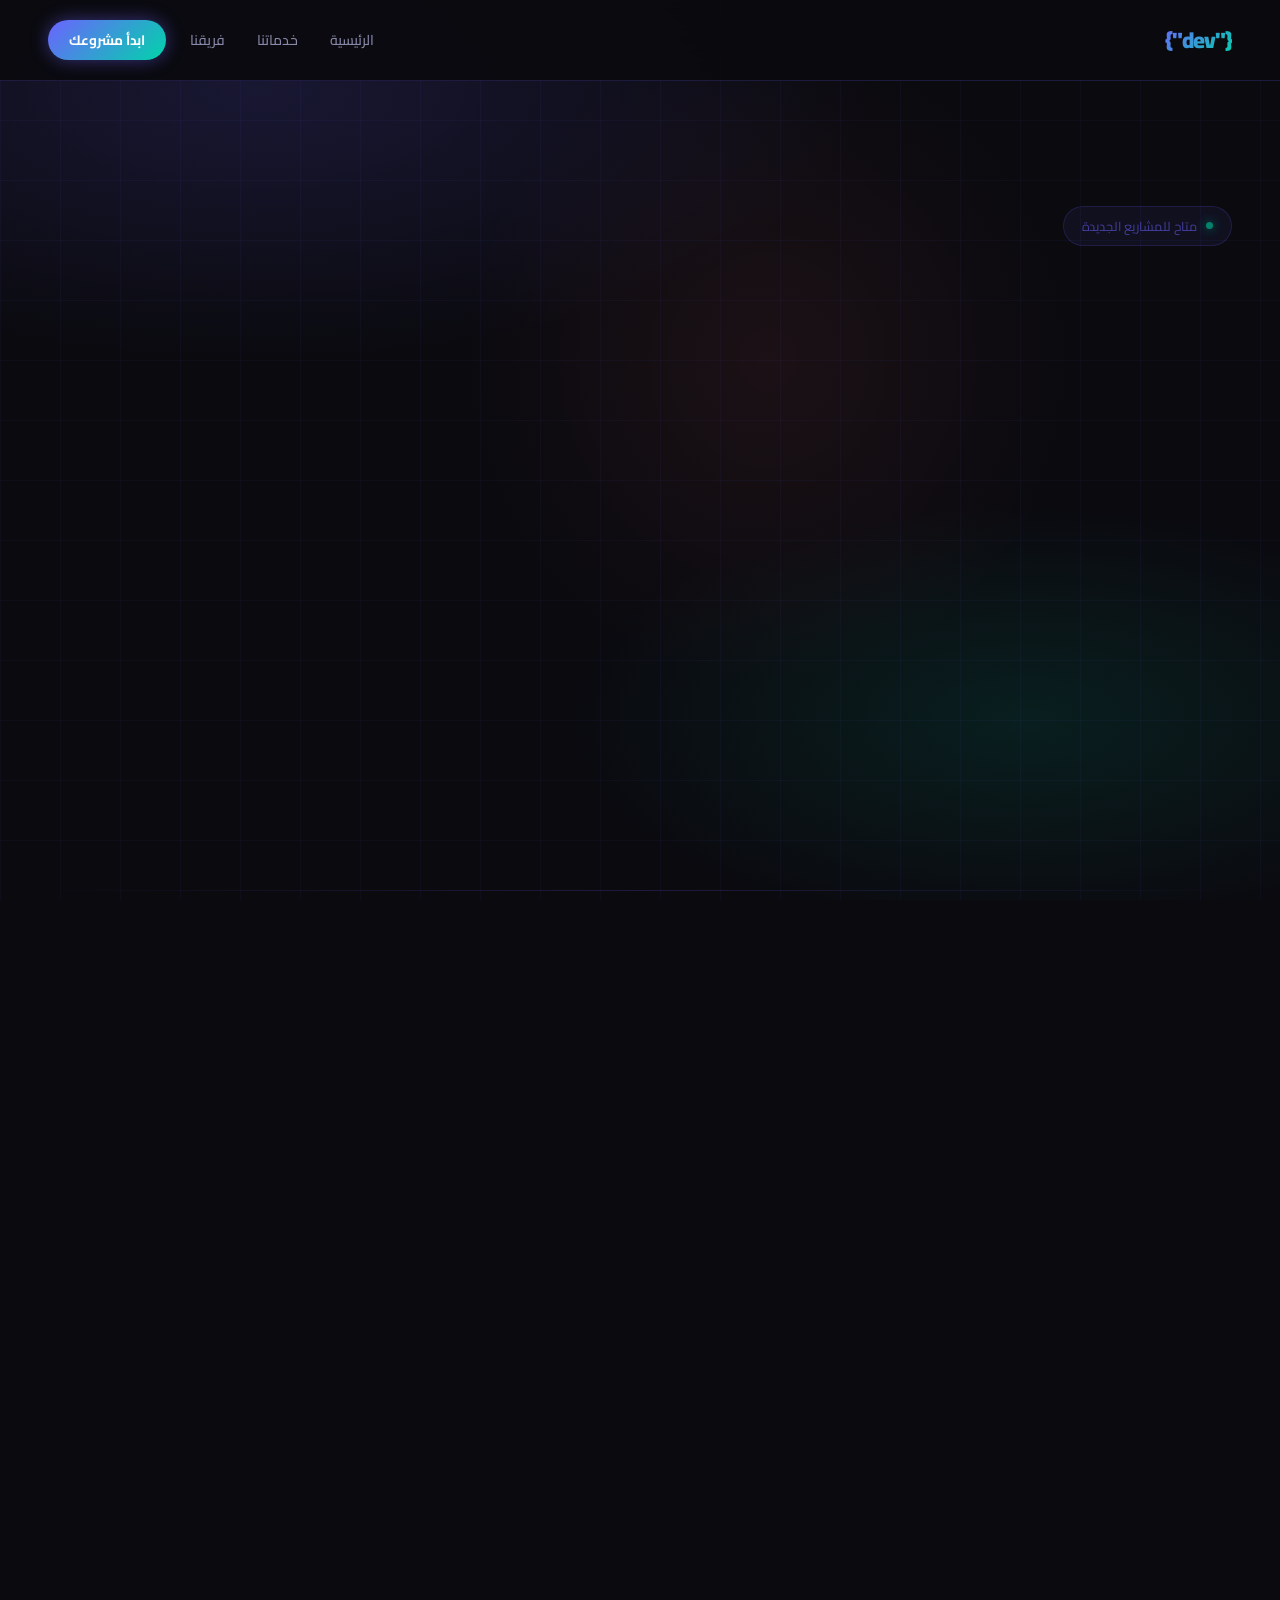
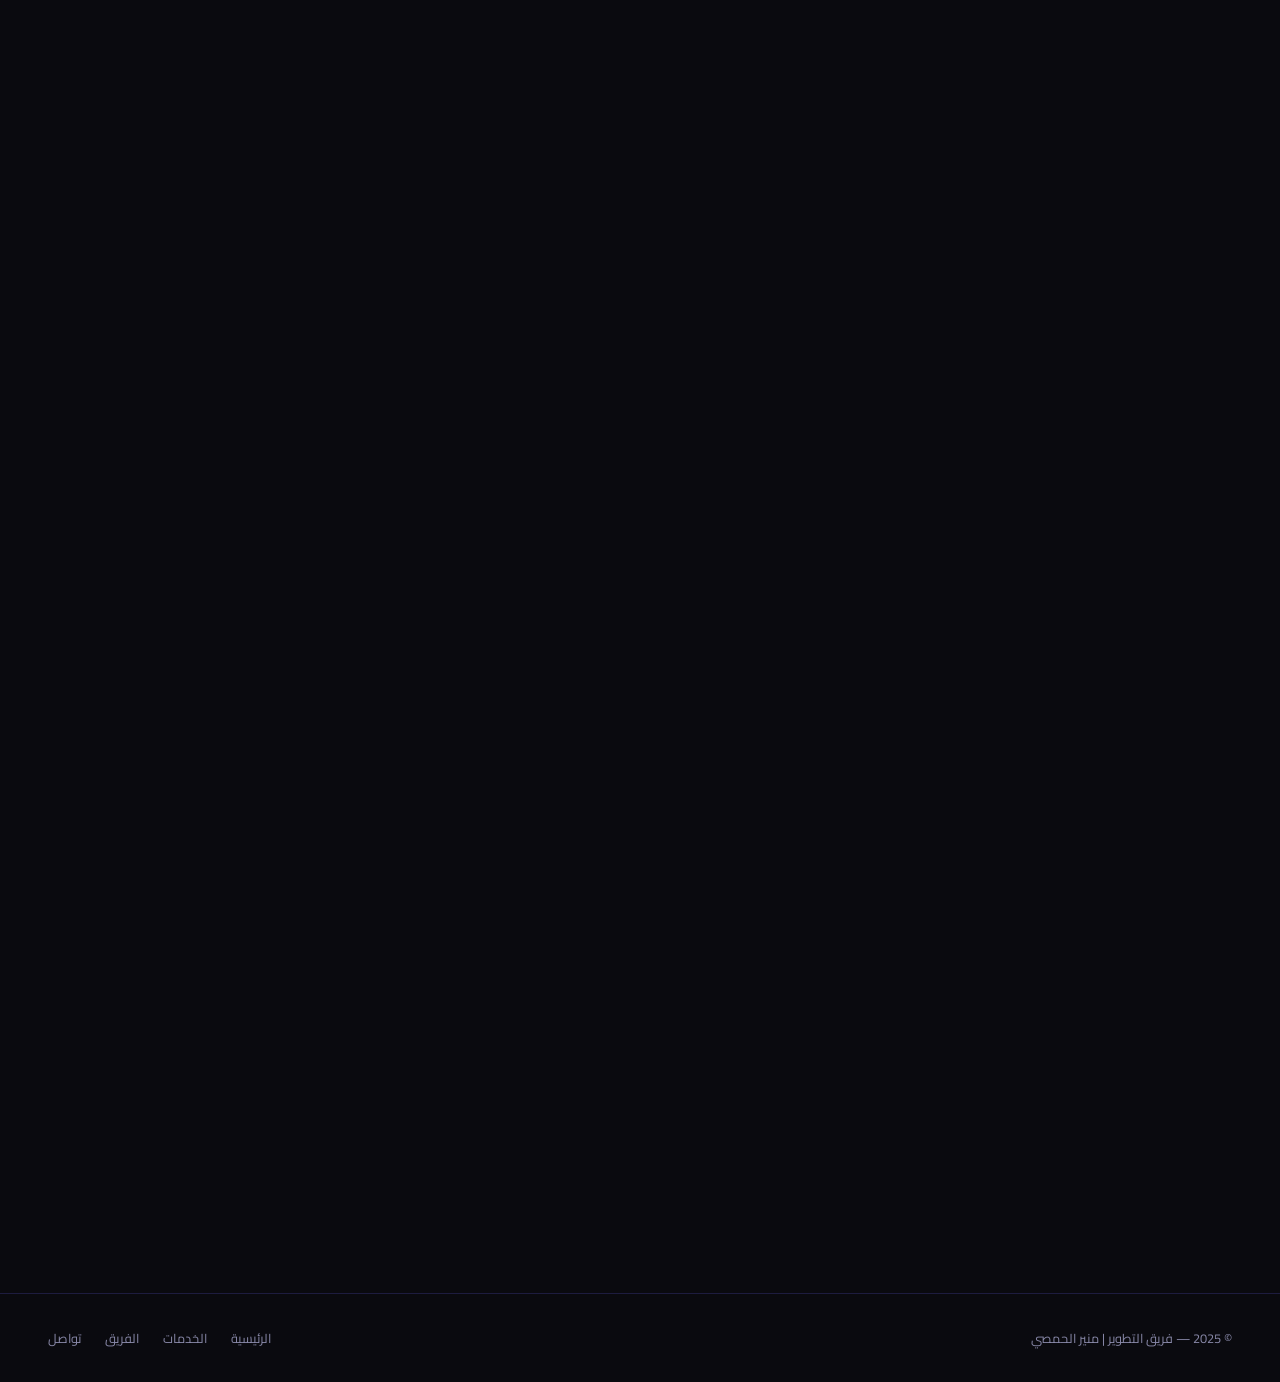
<file: index.html>
<!DOCTYPE html>
<html>
<head>
    <meta charset="UTF-8">
    <meta http-equiv="refresh" content="0; URL=Portfolio.html">
</head>
<body>
</body>
<!DOCTYPE html>
<html>
<head>
    <meta charset="UTF-8">
    <meta http-equiv="refresh" content="0; URL=Portfolio.html">
</head>
<body>
</body>
</html>
</file>
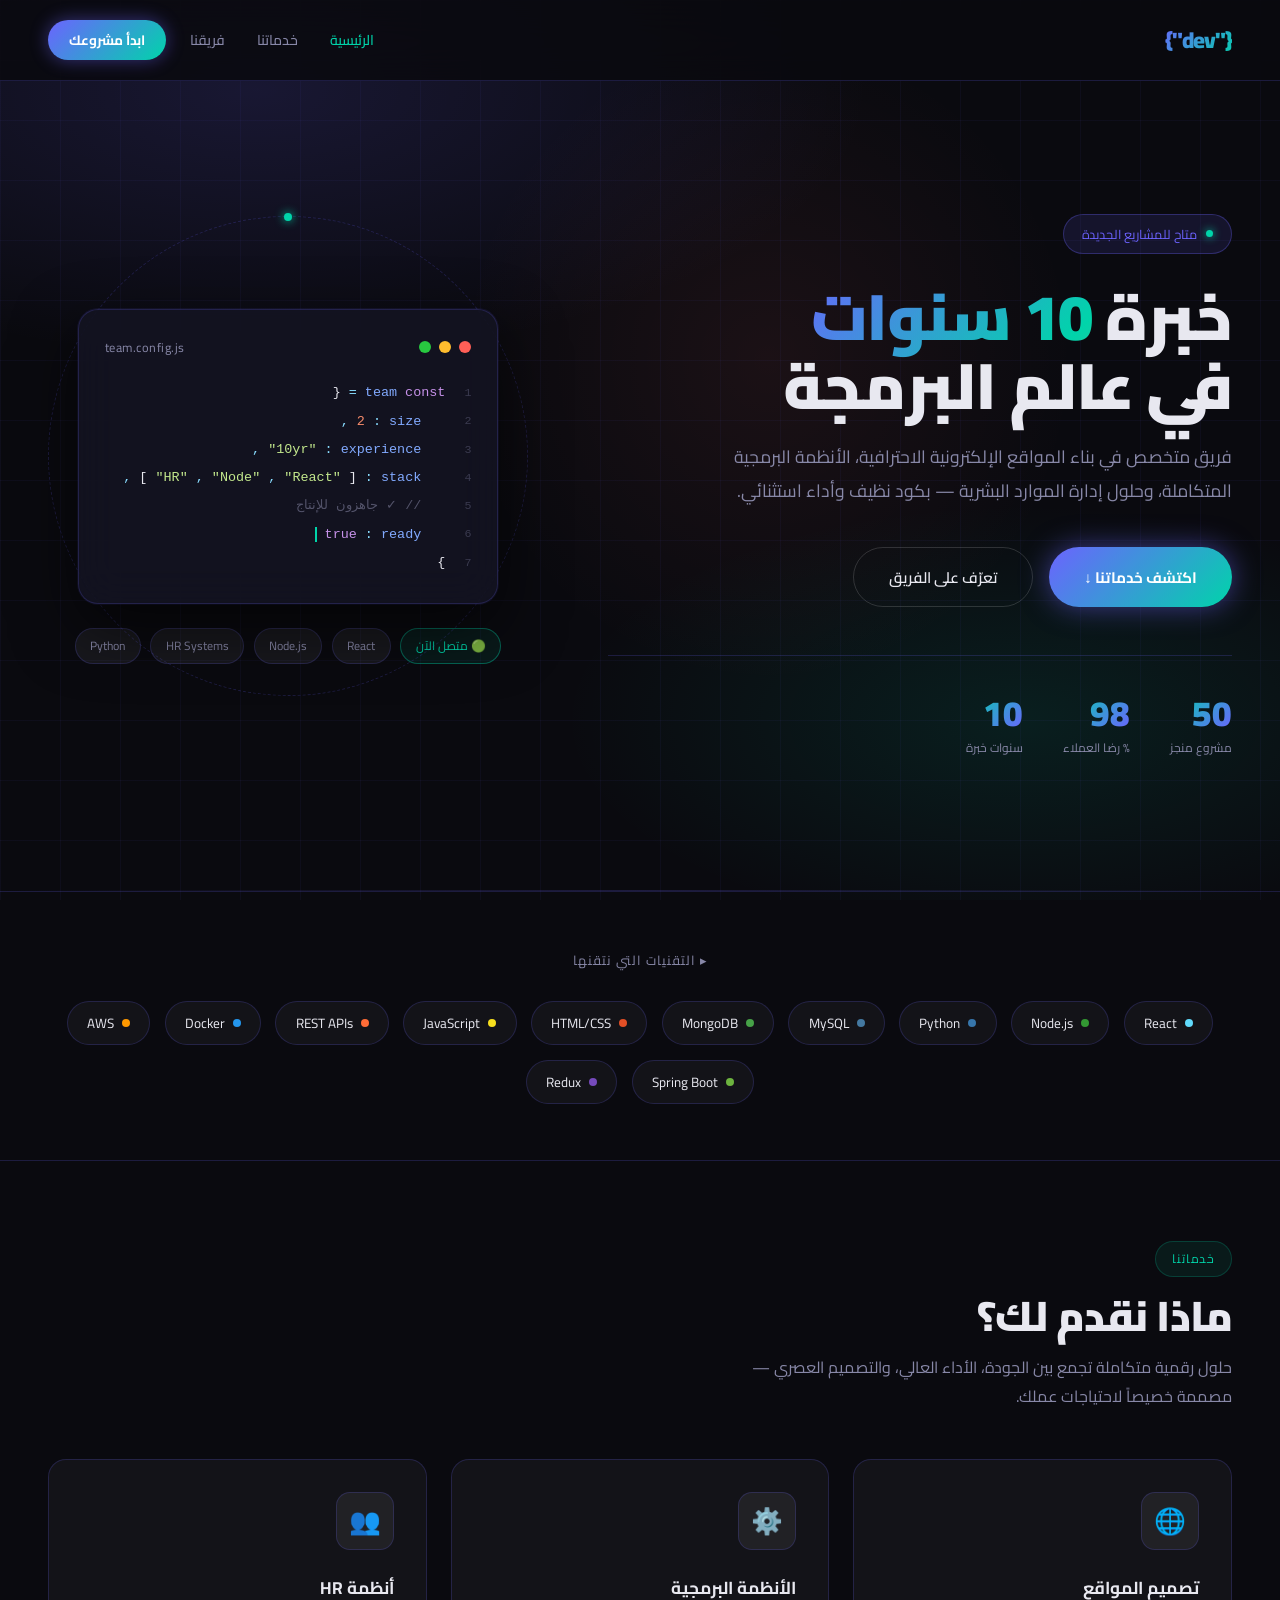
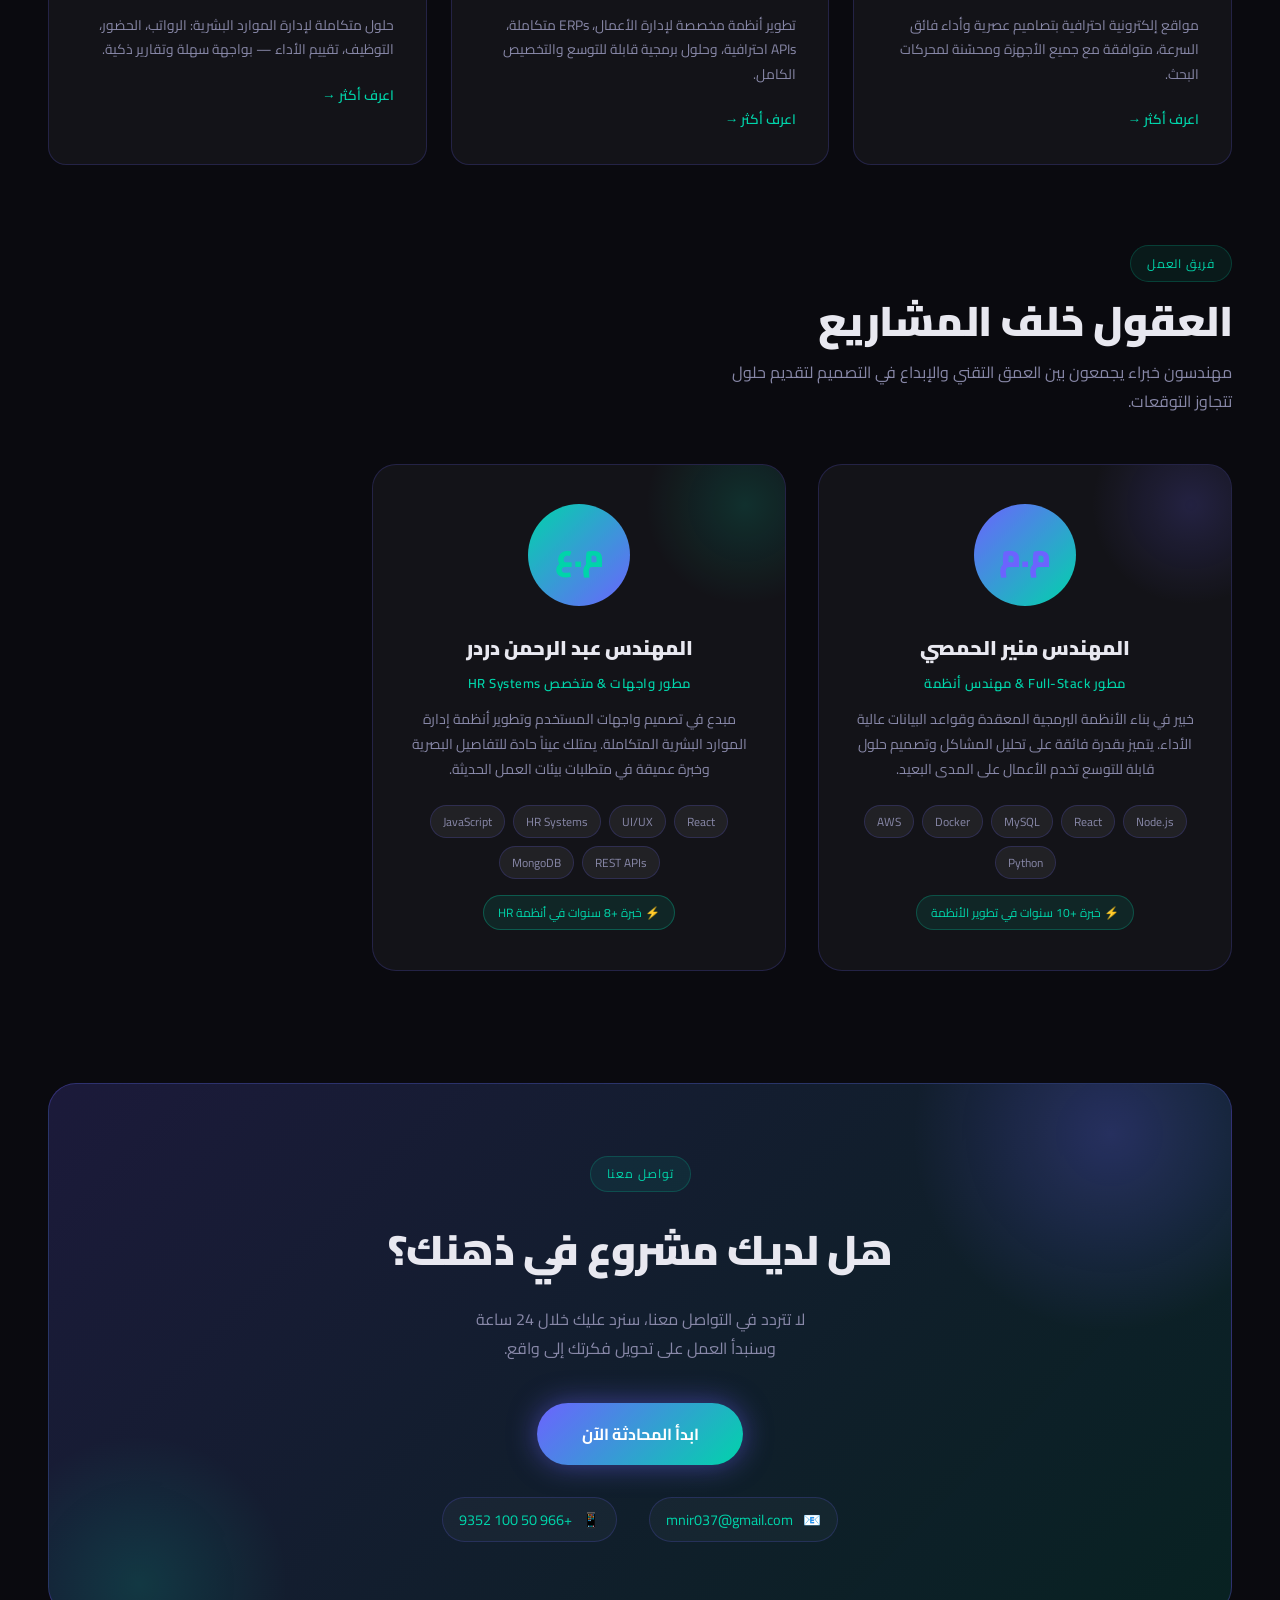
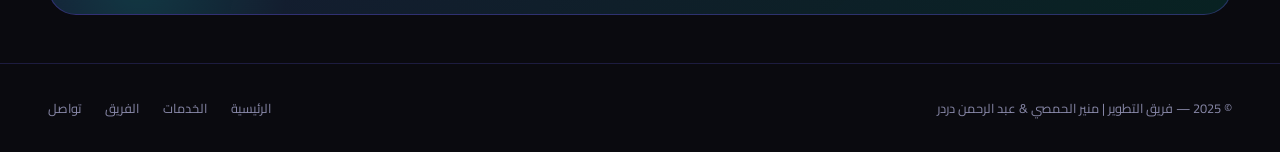
<file: Portfolio .html>
<!DOCTYPE html>
<html lang="ar" dir="rtl">
<head>
<meta charset="UTF-8">
<meta name="viewport" content="width=device-width, initial-scale=1.0">
<title>فريق التطوير - برمجيات وأنظمة HR</title>
<link href="https://fonts.googleapis.com/css2?family=Cairo:wght@300;400;600;700;900&display=swap" rel="stylesheet">
<style>
*{margin:0;padding:0;box-sizing:border-box;scroll-behavior:smooth}
:root{
  --accent:#6c63ff;
  --accent2:#00d4aa;
  --accent3:#ff6b6b;
  --text:#e8e8f0;
  --muted:#8888a8;
  --border:rgba(108,99,255,0.2);
  --card:rgba(255,255,255,0.04);
}
html{scroll-behavior:smooth}
body{
  background:#0a0a0f;
  color:var(--text);
  font-family:'Cairo',sans-serif;
  direction:rtl;
  overflow-x:hidden;
}

/* ───── BG ───── */
.bg-mesh{
  position:fixed;inset:0;z-index:0;
  background:
    radial-gradient(ellipse 80% 50% at 20% 10%,rgba(108,99,255,.15) 0%,transparent 60%),
    radial-gradient(ellipse 60% 40% at 80% 80%,rgba(0,212,170,.1) 0%,transparent 60%),
    radial-gradient(ellipse 40% 60% at 60% 40%,rgba(255,107,107,.07) 0%,transparent 60%),
    #0a0a0f;
}
.grid-lines{
  position:fixed;inset:0;z-index:0;
  background-image:
    linear-gradient(rgba(108,99,255,.05) 1px,transparent 1px),
    linear-gradient(90deg,rgba(108,99,255,.05) 1px,transparent 1px);
  background-size:60px 60px;
}
/* Animated particles */
.particles{position:fixed;inset:0;z-index:0;overflow:hidden;pointer-events:none}
.particle{
  position:absolute;border-radius:50%;
  animation:drift linear infinite;
  opacity:0;
}
.content{position:relative;z-index:1}

/* ───── NAV ───── */
nav{
  display:flex;align-items:center;justify-content:space-between;
  padding:1.2rem 3rem;
  border-bottom:1px solid var(--border);
  backdrop-filter:blur(24px);
  position:sticky;top:0;z-index:200;
  background:rgba(10,10,15,.85);
  transition:padding .3s;
}
.logo{
  font-size:1.4rem;font-weight:900;
  background:linear-gradient(135deg,var(--accent),var(--accent2));
  -webkit-background-clip:text;-webkit-text-fill-color:transparent;
  letter-spacing:-1px;text-decoration:none;
}
.nav-links{display:flex;gap:0;list-style:none;align-items:center}
.nav-links li a{
  color:var(--muted);text-decoration:none;font-size:.88rem;font-weight:500;
  padding:.5rem 1rem;border-radius:8px;
  transition:color .25s,background .25s;display:block;
}
.nav-links li a:hover{color:var(--text);background:rgba(255,255,255,.05)}
.nav-links li a.active-link{color:var(--accent2)}
.nav-cta{
  margin-right:.5rem;
  background:linear-gradient(135deg,var(--accent),var(--accent2))!important;
  color:#fff!important;padding:.45rem 1.3rem!important;border-radius:50px!important;
  font-weight:700!important;font-size:.85rem!important;
  box-shadow:0 0 18px rgba(108,99,255,.45);
  transition:transform .2s,box-shadow .2s!important;
}
.nav-cta:hover{transform:translateY(-2px);box-shadow:0 6px 28px rgba(108,99,255,.7)!important;background:rgba(0,0,0,0)!important}

/* ───── HERO ───── */
.hero{
  min-height:90vh;display:flex;align-items:center;
  padding:5rem 3rem;gap:5rem;
  position:relative;
}
.hero::after{
  content:'';position:absolute;
  bottom:0;left:0;right:0;height:1px;
  background:linear-gradient(90deg,transparent,var(--border),transparent);
}
.hero-text{flex:1.3}
.badge{
  display:inline-flex;align-items:center;gap:.6rem;
  background:rgba(108,99,255,.12);border:1px solid rgba(108,99,255,.3);
  padding:.45rem 1.1rem;border-radius:50px;font-size:.8rem;color:var(--accent);
  margin-bottom:1.8rem;
  opacity:0;animation:slideDown .7s cubic-bezier(.22,1,.36,1) .1s forwards;
}
.live-dot{
  width:7px;height:7px;border-radius:50%;background:var(--accent2);
  box-shadow:0 0 8px var(--accent2);
  animation:livepulse 1.8s ease infinite;
}
h1{
  font-size:4rem;font-weight:900;line-height:1.08;
  margin-bottom:1.2rem;letter-spacing:-1px;
  opacity:0;animation:slideUp .8s cubic-bezier(.22,1,.36,1) .25s forwards;
}
.grad{
  background:linear-gradient(135deg,var(--accent) 0%,var(--accent2) 50%,var(--accent3) 100%);
  -webkit-background-clip:text;-webkit-text-fill-color:transparent;
  background-size:200%;
  animation:gradShift 4s ease infinite;
}
.hero-sub{
  font-size:1.1rem;color:var(--muted);line-height:1.9;
  margin-bottom:2.5rem;max-width:520px;
  opacity:0;animation:slideUp .8s cubic-bezier(.22,1,.36,1) .4s forwards;
}
.hero-btns{
  display:flex;gap:1rem;flex-wrap:wrap;
  opacity:0;animation:slideUp .8s cubic-bezier(.22,1,.36,1) .55s forwards;
}
.btn-p{
  background:linear-gradient(135deg,var(--accent),var(--accent2));
  color:#fff;padding:.9rem 2.2rem;border-radius:50px;
  font-size:.95rem;font-weight:700;cursor:pointer;border:none;
  box-shadow:0 0 28px rgba(108,99,255,.5);
  transition:transform .2s,box-shadow .2s;
  font-family:'Cairo',sans-serif;position:relative;overflow:hidden;
}
.btn-p::after{
  content:'';position:absolute;inset:0;
  background:linear-gradient(135deg,rgba(255,255,255,.15),transparent);
  opacity:0;transition:opacity .3s;
}
.btn-p:hover{transform:translateY(-3px);box-shadow:0 10px 40px rgba(108,99,255,.7)}
.btn-p:hover::after{opacity:1}
.btn-o{
  background:transparent;
  border:1px solid rgba(255,255,255,.15);
  color:var(--text);padding:.9rem 2.2rem;border-radius:50px;
  font-size:.95rem;font-weight:600;cursor:pointer;
  transition:border-color .3s,background .3s,transform .2s;
  font-family:'Cairo',sans-serif;
}
.btn-o:hover{border-color:var(--accent2);background:rgba(0,212,170,.08);transform:translateY(-2px)}

.hero-stats{
  display:flex;gap:2.5rem;margin-top:3rem;padding-top:2.5rem;
  border-top:1px solid var(--border);
  opacity:0;animation:slideUp .8s cubic-bezier(.22,1,.36,1) .7s forwards;
}
.stat-num{
  font-size:2.2rem;font-weight:900;line-height:1;
  background:linear-gradient(135deg,var(--accent2),var(--accent));
  -webkit-background-clip:text;-webkit-text-fill-color:transparent;
}
.stat-label{font-size:.75rem;color:var(--muted);margin-top:.3rem}

/* ───── HERO VISUAL ───── */
.hero-visual{
  flex:1;display:flex;flex-direction:column;align-items:center;gap:1.5rem;
  opacity:0;animation:slideLeft .9s cubic-bezier(.22,1,.36,1) .3s forwards;
}
.code-card{
  background:rgba(20,20,35,.8);
  border:1px solid var(--border);
  border-radius:20px;padding:1.6rem;width:100%;max-width:420px;
  backdrop-filter:blur(20px);
  box-shadow:0 24px 64px rgba(0,0,0,.6),0 0 0 1px rgba(108,99,255,.1);
  animation:float 5s ease-in-out infinite;
}
.code-header{display:flex;align-items:center;gap:.5rem;margin-bottom:1.3rem}
.dot{width:12px;height:12px;border-radius:50%}
.d1{background:#ff5f57}.d2{background:#febc2e}.d3{background:#28c840}
.code-ttl{color:var(--muted);font-size:.78rem;margin-right:auto;letter-spacing:.5px}
.code-line{font-family:monospace;font-size:.84rem;line-height:2.1;display:flex;align-items:center;gap:.5rem}
.ln{color:rgba(136,136,168,.35);min-width:18px;text-align:right;font-size:.73rem}
.kw{color:#c792ea}.fn{color:#82aaff}.str{color:#c3e88d}
.cm{color:rgba(136,136,168,.55)}.num{color:#f78c6c}.op{color:#89ddff}
.cur{display:inline-block;width:2px;height:.9rem;background:var(--accent2);animation:blink 1s step-end infinite;vertical-align:middle}

.floating-tags{display:flex;flex-wrap:wrap;gap:.6rem;justify-content:center}
.ftag{
  background:rgba(255,255,255,.06);border:1px solid var(--border);
  padding:.35rem .9rem;border-radius:50px;font-size:.75rem;color:var(--muted);
  transition:all .3s;cursor:default;
}
.ftag:hover{background:rgba(108,99,255,.12);border-color:var(--accent);color:var(--accent)}
.ftag.on{color:var(--accent2);border-color:rgba(0,212,170,.4);background:rgba(0,212,170,.08)}

/* Orbit ring around code card */
.orbit-wrap{position:relative;width:100%;max-width:420px}
.orbit-ring{
  position:absolute;
  border:1px dashed rgba(108,99,255,.2);
  border-radius:50%;
  top:50%;left:50%;
  transform:translate(-50%,-50%);
  animation:spin 20s linear infinite;
  pointer-events:none;
}
.orbit-dot{
  position:absolute;width:8px;height:8px;border-radius:50%;
  background:var(--accent2);box-shadow:0 0 10px var(--accent2);
  top:-4px;left:50%;margin-left:-4px;
}

/* ───── TECH ───── */
.tech-section{
  padding:3.5rem 3rem;
  border-top:1px solid var(--border);
  border-bottom:1px solid var(--border);
}
.tech-label{color:var(--muted);font-size:.82rem;text-align:center;margin-bottom:1.8rem;letter-spacing:1px;text-transform:uppercase}
.tech-grid{display:flex;flex-wrap:wrap;gap:.9rem;justify-content:center}
.tpill{
  background:rgba(255,255,255,.04);border:1px solid var(--border);
  padding:.5rem 1.2rem;border-radius:50px;font-size:.84rem;
  display:flex;align-items:center;gap:.5rem;
  transition:all .25s;cursor:default;
  opacity:0;
}
.tpill.revealed{opacity:1;animation:popIn .4s cubic-bezier(.22,1,.36,1) both}
.tpill:hover{border-color:var(--accent);background:rgba(108,99,255,.1);transform:translateY(-3px) scale(1.04)}
.tdot{width:8px;height:8px;border-radius:50%;flex-shrink:0}

/* ───── SHARED SECTION ───── */
.section{padding:5rem 3rem}
.slabel{
  display:inline-block;
  background:rgba(0,212,170,.08);border:1px solid rgba(0,212,170,.2);
  color:var(--accent2);padding:.35rem 1rem;border-radius:50px;
  font-size:.76rem;margin-bottom:1rem;letter-spacing:.8px;text-transform:uppercase;
}
.stitle{font-size:2.6rem;font-weight:900;margin-bottom:.8rem;line-height:1.15;letter-spacing:-.5px}
.ssub{color:var(--muted);font-size:1rem;max-width:520px;margin-bottom:3rem;line-height:1.8}

/* ───── SERVICES ───── */
.srv-grid{display:grid;grid-template-columns:repeat(3,1fr);gap:1.5rem}
.srv-card{
  background:var(--card);border:1px solid var(--border);
  border-radius:18px;padding:2rem;
  transition:transform .35s cubic-bezier(.22,1,.36,1),border-color .3s,box-shadow .3s;
  cursor:pointer;position:relative;overflow:hidden;
}
.srv-card::before{
  content:'';position:absolute;inset:0;
  background:linear-gradient(135deg,var(--gc,rgba(108,99,255,.1)),transparent 70%);
  opacity:0;transition:opacity .35s;
}
.srv-card:hover{transform:translateY(-8px);border-color:rgba(108,99,255,.45);box-shadow:0 20px 50px rgba(0,0,0,.4)}
.srv-card:hover::before{opacity:1}
.srv-ico{
  width:58px;height:58px;border-radius:14px;font-size:1.6rem;
  display:flex;align-items:center;justify-content:center;margin-bottom:1.3rem;
  background:rgba(255,255,255,.06);border:1px solid var(--border);
  transition:transform .3s;
}
.srv-card:hover .srv-ico{transform:scale(1.1) rotate(-5deg)}
.srv-title{font-size:1.08rem;font-weight:700;margin-bottom:.6rem}
.srv-desc{font-size:.86rem;color:var(--muted);line-height:1.75}
.srv-arr{margin-top:1.3rem;color:var(--accent2);font-size:.85rem;font-weight:600;display:flex;align-items:center;gap:.3rem;transition:gap .3s}
.srv-card:hover .srv-arr{gap:.6rem}

/* ───── TEAM ───── */
.team-grid{display:grid;grid-template-columns:repeat(2,1fr);gap:2rem;max-width:860px}
.team-card{
  background:var(--card);border:1px solid var(--border);
  border-radius:24px;padding:2.5rem 2rem;text-align:center;
  position:relative;overflow:hidden;
  transition:transform .4s cubic-bezier(.22,1,.36,1),box-shadow .4s;
}
.team-card::before{
  content:'';position:absolute;
  width:200px;height:200px;border-radius:50%;
  background:radial-gradient(circle,var(--tc,rgba(108,99,255,.15)),transparent 70%);
  top:-60px;right:-60px;
  transition:transform .5s;
}
.team-card:hover::before{transform:scale(1.4)}
.team-card:hover{transform:translateY(-8px);box-shadow:0 24px 60px rgba(0,0,0,.5)}

.team-avatar{
  width:100px;height:100px;border-radius:50%;margin:0 auto 1.5rem;
  display:flex;align-items:center;justify-content:center;
  font-size:2rem;font-weight:900;
  position:relative;z-index:1;
  border:3px solid transparent;
  background-clip:padding-box;
  transition:transform .4s;
}
.team-card:hover .team-avatar{transform:scale(1.08)}
.avatar-ring{
  position:absolute;inset:-4px;border-radius:50%;
  background:linear-gradient(135deg,var(--accent),var(--accent2));
  z-index:-1;
  animation:spinSlow 6s linear infinite;
}

.team-name{font-size:1.25rem;font-weight:900;margin-bottom:.3rem;position:relative;z-index:1}
.team-role{font-size:.82rem;color:var(--accent2);margin-bottom:.8rem;font-weight:600;letter-spacing:.5px;position:relative;z-index:1}
.team-bio{font-size:.88rem;color:var(--muted);line-height:1.75;margin-bottom:1.5rem;position:relative;z-index:1}
.team-skills{display:flex;flex-wrap:wrap;gap:.5rem;justify-content:center;position:relative;z-index:1}
.skill-tag{
  background:rgba(255,255,255,.06);border:1px solid var(--border);
  padding:.28rem .75rem;border-radius:50px;font-size:.74rem;color:var(--muted);
  transition:all .25s;
}
.team-card:hover .skill-tag{border-color:rgba(108,99,255,.35);color:var(--text)}
.exp-badge{
  display:inline-flex;align-items:center;gap:.4rem;
  margin-top:1rem;
  background:rgba(0,212,170,.1);border:1px solid rgba(0,212,170,.25);
  padding:.3rem .85rem;border-radius:50px;font-size:.75rem;color:var(--accent2);
  position:relative;z-index:1;
}

/* ───── TESTIMONIALS ───── */
.testi-grid{display:grid;grid-template-columns:repeat(2,1fr);gap:1.5rem;margin-top:2rem}
.testi-card{
  background:var(--card);border:1px solid var(--border);
  border-radius:18px;padding:1.8rem;
  transition:transform .3s,border-color .3s;
}
.testi-card:hover{transform:translateY(-4px);border-color:rgba(108,99,255,.3)}
.stars{color:#f9ca24;font-size:.9rem;margin-bottom:.9rem;letter-spacing:2px}
.testi-txt{font-size:.91rem;color:var(--muted);line-height:1.85;margin-bottom:1.3rem;font-style:italic}
.testi-auth{display:flex;align-items:center;gap:.9rem}
.av{width:42px;height:42px;border-radius:50%;display:flex;align-items:center;justify-content:center;font-size:.95rem;font-weight:700;flex-shrink:0}
.auth-name{font-size:.9rem;font-weight:700}
.auth-role{font-size:.76rem;color:var(--muted)}

/* ───── CTA ───── */
.cta-wrap{
  margin:2rem 3rem 3rem;border-radius:28px;padding:4.5rem 3rem;
  background:linear-gradient(135deg,rgba(108,99,255,.18),rgba(0,212,170,.12));
  border:1px solid rgba(108,99,255,.3);text-align:center;
  position:relative;overflow:hidden;
}
.cta-wrap::before,.cta-wrap::after{
  content:'';position:absolute;border-radius:50%;
  background:radial-gradient(circle,rgba(108,99,255,.25),transparent 70%);
  pointer-events:none;
}
.cta-wrap::before{width:400px;height:400px;top:-150px;right:-80px}
.cta-wrap::after{width:300px;height:300px;bottom:-120px;left:-60px;background:radial-gradient(circle,rgba(0,212,170,.15),transparent 70%)}
.cta-title{font-size:2.6rem;font-weight:900;margin-bottom:1rem;position:relative;z-index:1;letter-spacing:-.5px}
.cta-sub{color:var(--muted);font-size:1rem;margin-bottom:2.5rem;line-height:1.8;position:relative;z-index:1}
.contact-ways{display:flex;gap:2rem;justify-content:center;flex-wrap:wrap;margin-top:2rem;position:relative;z-index:1}
.contact-item{
  display:flex;align-items:center;gap:.6rem;color:var(--muted);font-size:.9rem;
  padding:.5rem 1rem;border-radius:50px;border:1px solid var(--border);
  transition:border-color .3s,color .3s;background:rgba(255,255,255,.03);
}
.contact-item:hover{border-color:var(--accent2);color:var(--text)}
.contact-item a{color:var(--accent2);text-decoration:none}

/* ───── FOOTER ───── */
footer{
  padding:2rem 3rem;
  border-top:1px solid var(--border);
  display:flex;align-items:center;justify-content:space-between;
}
.f-copy{color:var(--muted);font-size:.8rem}
.f-links{display:flex;gap:1.5rem}
.f-links a{color:var(--muted);text-decoration:none;font-size:.8rem;transition:color .3s}
.f-links a:hover{color:var(--accent2)}

/* ───── SCROLL REVEAL ───── */
.reveal{opacity:0;transform:translateY(40px);transition:opacity .8s cubic-bezier(.22,1,.36,1),transform .8s cubic-bezier(.22,1,.36,1)}
.reveal.vis{opacity:1;transform:none}
.reveal-l{opacity:0;transform:translateX(40px);transition:opacity .8s cubic-bezier(.22,1,.36,1),transform .8s cubic-bezier(.22,1,.36,1)}
.reveal-l.vis{opacity:1;transform:none}
.reveal-r{opacity:0;transform:translateX(-40px);transition:opacity .8s cubic-bezier(.22,1,.36,1),transform .8s cubic-bezier(.22,1,.36,1)}
.reveal-r.vis{opacity:1;transform:none}
.d1r{transition-delay:.1s}.d2r{transition-delay:.2s}.d3r{transition-delay:.3s}
.d4r{transition-delay:.4s}.d5r{transition-delay:.5s}

/* ───── KEYFRAMES ───── */
@keyframes slideUp{from{opacity:0;transform:translateY(35px)}to{opacity:1;transform:none}}
@keyframes slideDown{from{opacity:0;transform:translateY(-20px)}to{opacity:1;transform:none}}
@keyframes slideLeft{from{opacity:0;transform:translateX(50px)}to{opacity:1;transform:none}}
@keyframes float{0%,100%{transform:translateY(0)}50%{transform:translateY(-14px)}}
@keyframes spin{to{transform:translate(-50%,-50%) rotate(360deg)}}
@keyframes spinSlow{to{transform:rotate(360deg)}}
@keyframes blink{0%,100%{opacity:1}50%{opacity:0}}
@keyframes livepulse{0%,100%{box-shadow:0 0 8px var(--accent2)}50%{box-shadow:0 0 18px var(--accent2),0 0 30px rgba(0,212,170,.3)}}
@keyframes gradShift{0%,100%{background-position:0% 50%}50%{background-position:100% 50%}}
@keyframes popIn{from{opacity:0;transform:scale(.8) translateY(10px)}to{opacity:1;transform:none}}
@keyframes drift{
  0%{opacity:0;transform:translateY(0) scale(1)}
  10%{opacity:.6}
  90%{opacity:.2}
  100%{opacity:0;transform:translateY(-100vh) scale(.5)}
}
@keyframes typewriter{
  0%{width:0}
  60%{width:100%}
  80%{width:100%}
  85%{width:90%}
  100%{width:100%}
}
</style>
</head>
<body>

<div class="bg-mesh"></div>
<div class="grid-lines"></div>
<div class="particles" id="particles"></div>

<div class="content">

<!-- ═══ NAV ═══ -->
<nav id="navbar">
  <a href="#home" class="logo">{"dev"}</a>
  <ul class="nav-links">
    <li><a href="#home">الرئيسية</a></li>
    <li><a href="#services">خدماتنا</a></li>
    <li><a href="#team">فريقنا</a></li>

    <li><a href="#contact" class="nav-cta">ابدأ مشروعك</a></li>
  </ul>
</nav>

<!-- ═══ HERO ═══ -->
<section class="hero" id="home">
  <div class="hero-text">
    <div class="badge"><span class="live-dot"></span> متاح للمشاريع الجديدة</div>
    <h1>خبرة <span class="grad">10 سنوات</span><br>في عالم البرمجة</h1>
    <p class="hero-sub">فريق متخصص في بناء المواقع الإلكترونية الاحترافية، الأنظمة البرمجية المتكاملة، وحلول إدارة الموارد البشرية — بكود نظيف وأداء استثنائي.</p>
    <div class="hero-btns">
      <button class="btn-p" onclick="document.getElementById('services').scrollIntoView({behavior:'smooth'})">اكتشف خدماتنا ↓</button>
      <button class="btn-o" onclick="document.getElementById('team').scrollIntoView({behavior:'smooth'})">تعرّف على الفريق</button>
    </div>
    <div class="hero-stats">
      <div class="stat">
        <div class="stat-num" data-target="50">0</div>
        <div class="stat-label">مشروع منجز</div>
      </div>
      <div class="stat">
        <div class="stat-num" data-target="98">0</div>
        <div class="stat-label">% رضا العملاء</div>
      </div>
      <div class="stat">
        <div class="stat-num" data-target="10">0</div>
        <div class="stat-label">سنوات خبرة</div>
      </div>
    </div>
  </div>

  <div class="hero-visual">
    <div class="orbit-wrap">
      <div class="orbit-ring" style="width:480px;height:480px">
        <div class="orbit-dot"></div>
      </div>
      <div class="code-card">
        <div class="code-header">
          <div class="dot d1"></div><div class="dot d2"></div><div class="dot d3"></div>
          <span class="code-ttl">team.config.js</span>
        </div>
        <div class="code-line"><span class="ln">1</span><span class="kw">const</span> <span class="fn">team</span> <span class="op">=</span> {</div>
        <div class="code-line"><span class="ln">2</span>&nbsp;&nbsp;<span class="fn">size</span><span class="op">:</span> <span class="num">2</span><span class="op">,</span></div>
        <div class="code-line"><span class="ln">3</span>&nbsp;&nbsp;<span class="fn">experience</span><span class="op">:</span> <span class="str">"10yr"</span><span class="op">,</span></div>
        <div class="code-line"><span class="ln">4</span>&nbsp;&nbsp;<span class="fn">stack</span><span class="op">:</span> [<span class="str">"React"</span><span class="op">,</span><span class="str">"Node"</span><span class="op">,</span><span class="str">"HR"</span>]<span class="op">,</span></div>
        <div class="code-line"><span class="ln">5</span>&nbsp;&nbsp;<span class="cm">// ✓ جاهزون للإنتاج</span></div>
        <div class="code-line"><span class="ln">6</span>&nbsp;&nbsp;<span class="fn">ready</span><span class="op">:</span> <span class="kw">true</span> <span class="cur"></span></div>
        <div class="code-line"><span class="ln">7</span>}</div>
      </div>
    </div>
    <div class="floating-tags">
      <span class="ftag on">🟢 متصل الآن</span>
      <span class="ftag">React</span>
      <span class="ftag">Node.js</span>
      <span class="ftag">HR Systems</span>
      <span class="ftag">Python</span>
    </div>
  </div>
</section>

<!-- ═══ TECH ═══ -->
<div class="tech-section reveal">
  <div class="tech-label">▸ التقنيات التي نتقنها</div>
  <div class="tech-grid" id="techGrid">
    <div class="tpill"><span class="tdot" style="background:#61dafb"></span>React</div>
    <div class="tpill"><span class="tdot" style="background:#339933"></span>Node.js</div>
    <div class="tpill"><span class="tdot" style="background:#3776ab"></span>Python</div>
    <div class="tpill"><span class="tdot" style="background:#4479a1"></span>MySQL</div>
    <div class="tpill"><span class="tdot" style="background:#47a248"></span>MongoDB</div>
    <div class="tpill"><span class="tdot" style="background:#e34f26"></span>HTML/CSS</div>
    <div class="tpill"><span class="tdot" style="background:#f7df1e"></span>JavaScript</div>
    <div class="tpill"><span class="tdot" style="background:#ff6c37"></span>REST APIs</div>
    <div class="tpill"><span class="tdot" style="background:#2496ed"></span>Docker</div>
    <div class="tpill"><span class="tdot" style="background:#ff9900"></span>AWS</div>
    <div class="tpill"><span class="tdot" style="background:#6db33f"></span>Spring Boot</div>
    <div class="tpill"><span class="tdot" style="background:#764abc"></span>Redux</div>
  </div>
</div>

<!-- ═══ SERVICES ═══ -->
<section class="section" id="services">
  <div class="reveal">
    <div class="slabel">خدماتنا</div>
    <h2 class="stitle">ماذا نقدم لك؟</h2>
    <p class="ssub">حلول رقمية متكاملة تجمع بين الجودة، الأداء العالي، والتصميم العصري — مصممة خصيصاً لاحتياجات عملك.</p>
  </div>
  <div class="srv-grid">
    <div class="srv-card reveal d1r" style="--gc:rgba(108,99,255,.12)">
      <div class="srv-ico">🌐</div>
      <div class="srv-title">تصميم المواقع</div>
      <div class="srv-desc">مواقع إلكترونية احترافية بتصاميم عصرية وأداء فائق السرعة، متوافقة مع جميع الأجهزة ومحسّنة لمحركات البحث.</div>
      <div class="srv-arr">اعرف أكثر →</div>
    </div>
    <div class="srv-card reveal d2r" style="--gc:rgba(0,212,170,.1)">
      <div class="srv-ico">⚙️</div>
      <div class="srv-title">الأنظمة البرمجية</div>
      <div class="srv-desc">تطوير أنظمة مخصصة لإدارة الأعمال، ERPs متكاملة، APIs احترافية، وحلول برمجية قابلة للتوسع والتخصيص الكامل.</div>
      <div class="srv-arr">اعرف أكثر →</div>
    </div>
    <div class="srv-card reveal d3r" style="--gc:rgba(255,107,107,.1)">
      <div class="srv-ico">👥</div>
      <div class="srv-title">أنظمة HR</div>
      <div class="srv-desc">حلول متكاملة لإدارة الموارد البشرية: الرواتب، الحضور، التوظيف، تقييم الأداء — بواجهة سهلة وتقارير ذكية.</div>
      <div class="srv-arr">اعرف أكثر →</div>
    </div>
  </div>
</section>

<!-- ═══ TEAM ═══ -->
<section class="section" id="team" style="padding-top:0">
  <div class="reveal">
    <div class="slabel">فريق العمل</div>
    <h2 class="stitle">العقول خلف المشاريع</h2>
    <p class="ssub">مهندسون خبراء يجمعون بين العمق التقني والإبداع في التصميم لتقديم حلول تتجاوز التوقعات.</p>
  </div>
  <div class="team-grid">

    <!-- Munir -->
    <div class="team-card reveal-r" style="--tc:rgba(108,99,255,.18)">
      <div style="position:relative;width:100px;height:100px;margin:0 auto 1.5rem">
        <div class="team-avatar" style="background:linear-gradient(135deg,rgba(108,99,255,.25),rgba(108,99,255,.1));color:var(--accent);width:100%;height:100%">
          <div class="avatar-ring"></div>
          م.م
        </div>
      </div>
      <div class="team-name">المهندس منير الحمصي</div>
      <div class="team-role">مطور Full-Stack &amp; مهندس أنظمة</div>
      <div class="team-bio">خبير في بناء الأنظمة البرمجية المعقدة وقواعد البيانات عالية الأداء. يتميز بقدرة فائقة على تحليل المشاكل وتصميم حلول قابلة للتوسع تخدم الأعمال على المدى البعيد.</div>
      <div class="team-skills">
        <span class="skill-tag">Node.js</span>
        <span class="skill-tag">React</span>
        <span class="skill-tag">MySQL</span>
        <span class="skill-tag">Docker</span>
        <span class="skill-tag">AWS</span>
        <span class="skill-tag">Python</span>
      </div>
      <div class="exp-badge">⚡ خبرة +10 سنوات في تطوير الأنظمة</div>
    </div>

    <!-- AbdulRahman -->
    <div class="team-card reveal-l" style="--tc:rgba(0,212,170,.15)">
      <div style="position:relative;width:100px;height:100px;margin:0 auto 1.5rem">
        <div class="team-avatar" style="background:linear-gradient(135deg,rgba(0,212,170,.25),rgba(0,212,170,.1));color:var(--accent2);width:100%;height:100%">
          <div class="avatar-ring" style="background:linear-gradient(135deg,var(--accent2),var(--accent))"></div>
          م.ع
        </div>
      </div>
      <div class="team-name">المهندس عبد الرحمن دردر</div>
      <div class="team-role">مطور واجهات &amp; متخصص HR Systems</div>
      <div class="team-bio">مبدع في تصميم واجهات المستخدم وتطوير أنظمة إدارة الموارد البشرية المتكاملة. يمتلك عيناً حادة للتفاصيل البصرية وخبرة عميقة في متطلبات بيئات العمل الحديثة.</div>
      <div class="team-skills">
        <span class="skill-tag">React</span>
        <span class="skill-tag">UI/UX</span>
        <span class="skill-tag">HR Systems</span>
        <span class="skill-tag">JavaScript</span>
        <span class="skill-tag">REST APIs</span>
        <span class="skill-tag">MongoDB</span>
      </div>
      <div class="exp-badge" style="background:rgba(0,212,170,.1);border-color:rgba(0,212,170,.3)">⚡ خبرة +8 سنوات في أنظمة HR</div>
    </div>

  </div>
</section>

<!-- ═══ TESTIMONIALS ═══ -->


<!-- ═══ CTA ═══ -->
<div class="cta-wrap reveal" id="contact">
  <div class="slabel" style="margin-bottom:1.2rem">تواصل معنا</div>
  <h2 class="cta-title">هل لديك مشروع في ذهنك؟</h2>
  <p class="cta-sub">لا تتردد في التواصل معنا، سنرد عليك خلال 24 ساعة<br>وسنبدأ العمل على تحويل فكرتك إلى واقع.</p>
  <button class="btn-p" onclick="window.location.href='mailto:mnir037@gmail.com'" style="font-size:1rem;padding:1rem 2.8rem">ابدأ المحادثة الآن</button>
  <div class="contact-ways">
    <div class="contact-item">📧 <a href="mailto:mnir037@gmail.com">mnir037@gmail.com</a></div>
    <div class="contact-item">📱 <a href="tel:+966501009352">+966 50 100 9352</a></div>
  </div>
</div>

<!-- ═══ FOOTER ═══ -->
<footer>
  <div class="f-copy">© 2025 — فريق التطوير | منير الحمصي &amp; عبد الرحمن دردر</div>
  <div class="f-links">
    <a href="#home">الرئيسية</a>
    <a href="#services">الخدمات</a>
    <a href="#team">الفريق</a>
    <a href="#contact">تواصل</a>
  </div>
</footer>

</div><!-- /content -->

<script>
// ── Particles
(function(){
  var p=document.getElementById('particles');
  for(var i=0;i<30;i++){
    var d=document.createElement('div');
    d.className='particle';
    var s=Math.random()*4+2;
    d.style.cssText='width:'+s+'px;height:'+s+'px;'
      +'left:'+Math.random()*100+'%;'
      +'top:'+Math.random()*100+'%;'
      +'background:'+(Math.random()>.5?'rgba(108,99,255,.4)':'rgba(0,212,170,.3)')+';'
      +'animation-duration:'+(Math.random()*15+10)+'s;'
      +'animation-delay:'+Math.random()*10+'s;';
    p.appendChild(d);
  }
})();

// ── Smooth scroll for nav links
document.querySelectorAll('a[href^="#"]').forEach(function(a){
  a.addEventListener('click',function(e){
    var t=document.querySelector(this.getAttribute('href'));
    if(t){e.preventDefault();t.scrollIntoView({behavior:'smooth',block:'start'})}
  });
});

// ── Active nav highlight
var sections=document.querySelectorAll('section[id],div[id]');
var navAs=document.querySelectorAll('.nav-links a');
window.addEventListener('scroll',function(){
  var y=window.scrollY+120;
  sections.forEach(function(s){
    if(y>=s.offsetTop&&y<s.offsetTop+s.offsetHeight){
      navAs.forEach(function(a){a.classList.remove('active-link')});
      var al=document.querySelector('.nav-links a[href="#'+s.id+'"]');
      if(al)al.classList.add('active-link');
    }
  });
});

// ── Scroll reveal
var ro=new IntersectionObserver(function(entries){
  entries.forEach(function(e){
    if(e.isIntersecting){e.target.classList.add('vis');ro.unobserve(e.target)}
  });
},{threshold:.12});
document.querySelectorAll('.reveal,.reveal-l,.reveal-r').forEach(function(el){ro.observe(el)});

// ── Tech pills stagger
var tro=new IntersectionObserver(function(entries){
  entries.forEach(function(e){
    if(e.isIntersecting){
      document.querySelectorAll('.tpill').forEach(function(p,i){
        setTimeout(function(){p.classList.add('revealed')},i*60);
      });
      tro.disconnect();
    }
  });
},{threshold:.2});
var tg=document.getElementById('techGrid');
if(tg)tro.observe(tg);

// ── Counter animation
function animCount(el,target,dur){
  var start=0,step=dur/target;
  var t=setInterval(function(){
    start++;
    el.textContent=start+(el.dataset.suffix||'');
    if(start>=target)clearInterval(t);
  },step);
}
var cro=new IntersectionObserver(function(entries){
  entries.forEach(function(e){
    if(e.isIntersecting){
      document.querySelectorAll('.stat-num[data-target]').forEach(function(el){
        animCount(el,parseInt(el.dataset.target),1200);
      });
      cro.disconnect();
    }
  });
},{threshold:.5});
var hs=document.querySelector('.hero-stats');
if(hs)cro.observe(hs);
</script>
</body>
</html>
</file>
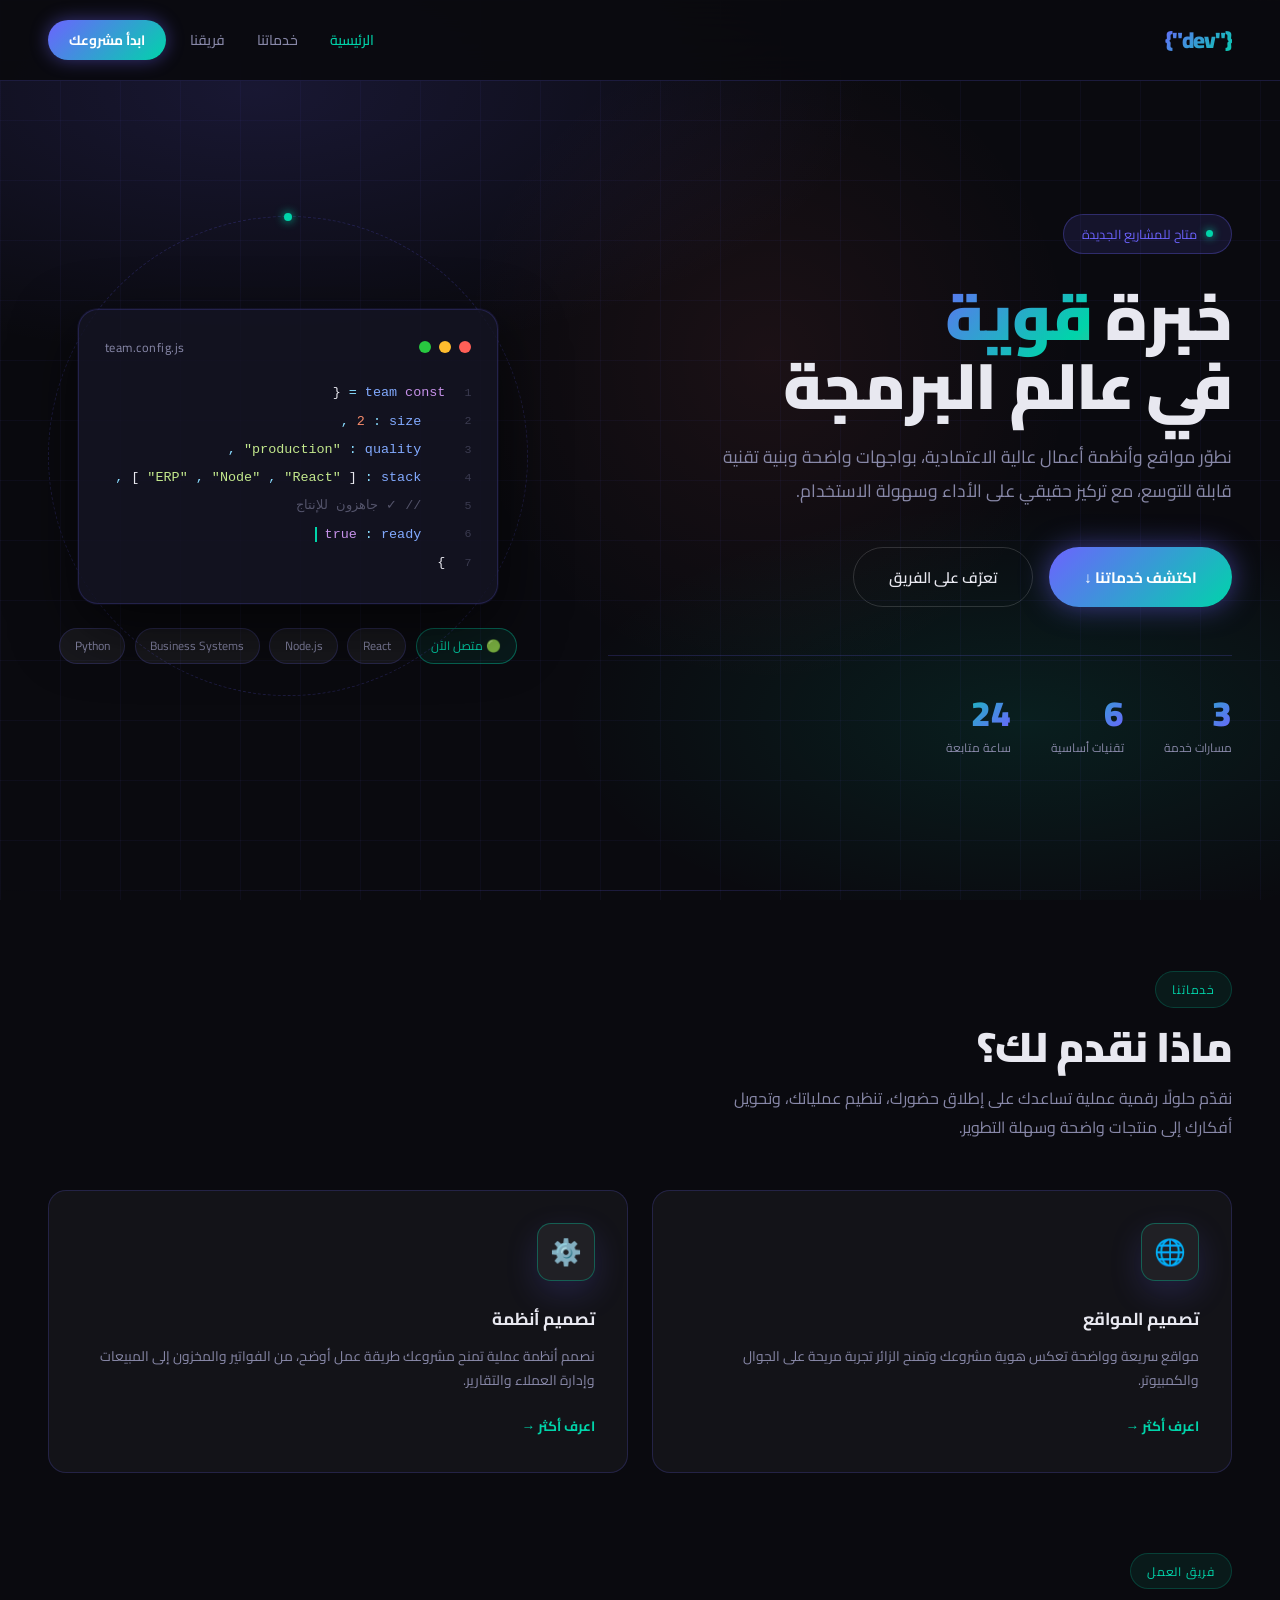
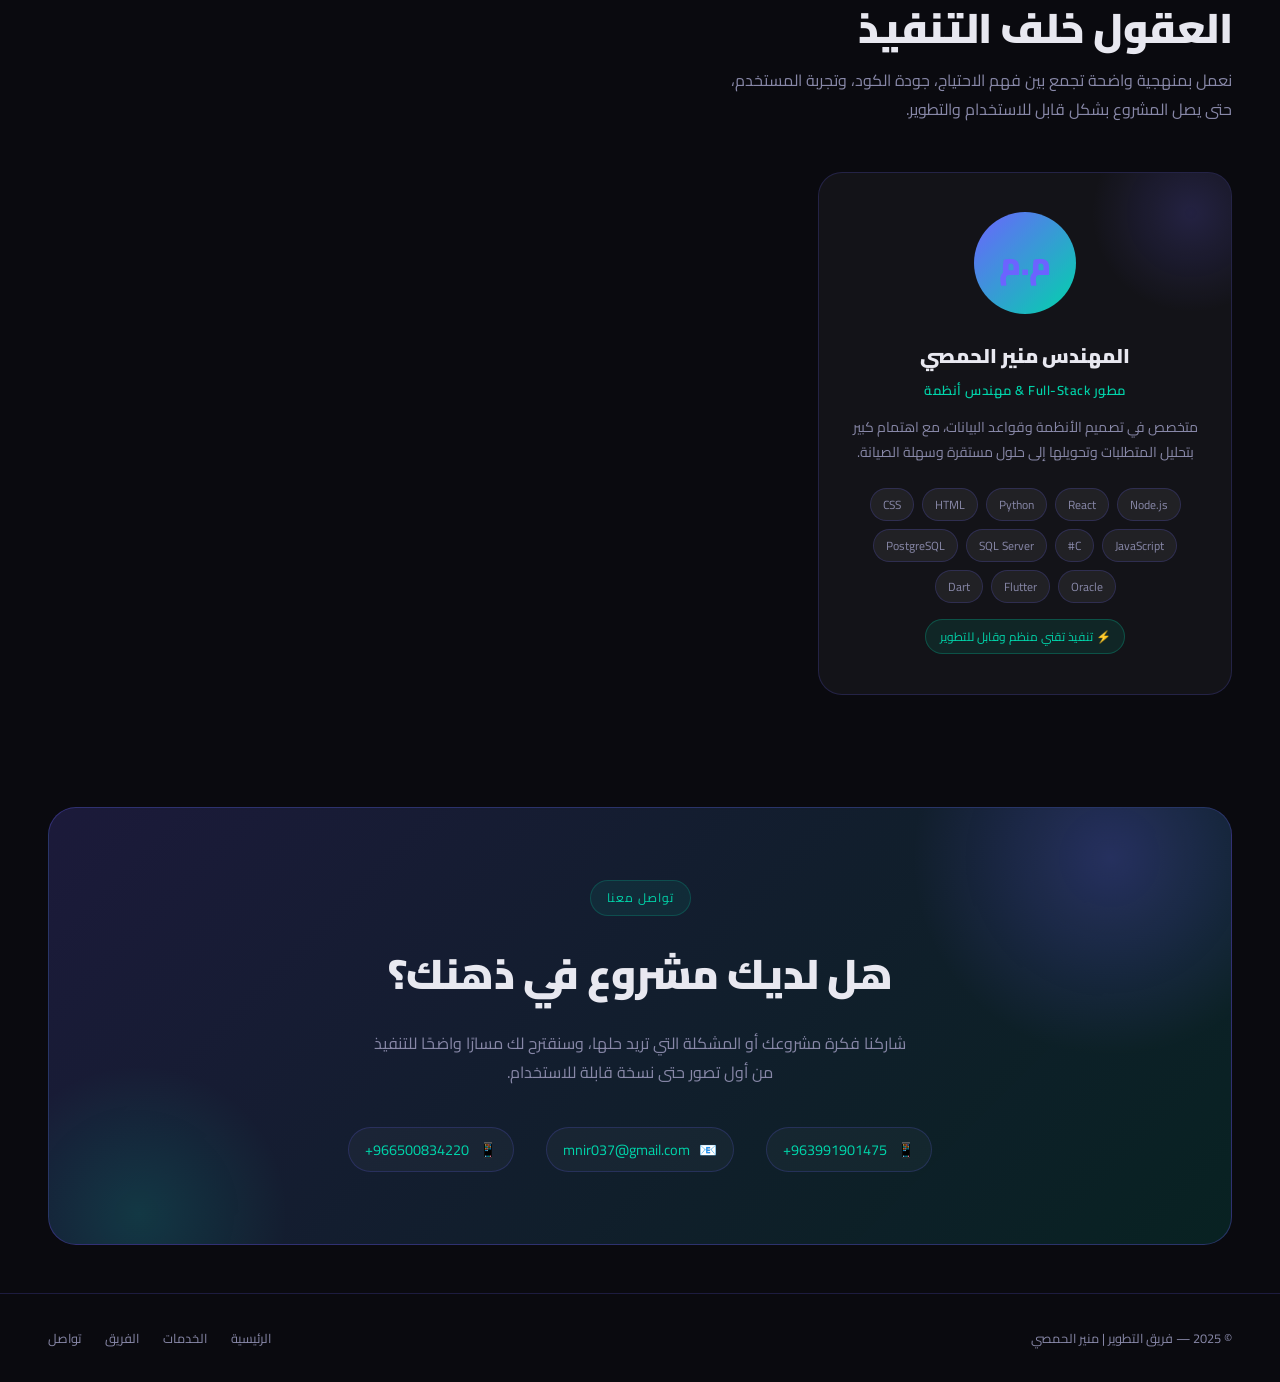
<file: Portfolio.html>
<!DOCTYPE html>
<html lang="ar" dir="rtl">
<head>
<meta charset="UTF-8">
<meta name="viewport" content="width=device-width, initial-scale=1.0">
<title>"</div>"</title>
<link href="https://fonts.googleapis.com/css2?family=Cairo:wght@300;400;600;700;900&display=swap" rel="stylesheet">
<style>
*{margin:0;padding:0;box-sizing:border-box;scroll-behavior:smooth}
:root{
  --accent:#6c63ff;
  --accent2:#00d4aa;
  --accent3:#ff6b6b;
  --text:#e8e8f0;
  --muted:#8888a8;
  --border:rgba(108,99,255,0.2);
  --card:rgba(255,255,255,0.04);
}
html{scroll-behavior:smooth}
body{
  background:#0a0a0f;
  color:var(--text);
  font-family:'Cairo',sans-serif;
  direction:rtl;
  overflow-x:hidden;
}
body.menu-open{overflow:hidden}

/* ───── BG ───── */
.bg-mesh{
  position:fixed;inset:0;z-index:0;
  background:
    radial-gradient(ellipse 80% 50% at 20% 10%,rgba(108,99,255,.15) 0%,transparent 60%),
    radial-gradient(ellipse 60% 40% at 80% 80%,rgba(0,212,170,.1) 0%,transparent 60%),
    radial-gradient(ellipse 40% 60% at 60% 40%,rgba(255,107,107,.07) 0%,transparent 60%),
    #0a0a0f;
}
.grid-lines{
  position:fixed;inset:0;z-index:0;
  background-image:
    linear-gradient(rgba(108,99,255,.05) 1px,transparent 1px),
    linear-gradient(90deg,rgba(108,99,255,.05) 1px,transparent 1px);
  background-size:60px 60px;
}
/* Animated particles */
.particles{position:fixed;inset:0;z-index:0;overflow:hidden;pointer-events:none}
.particle{
  position:absolute;border-radius:50%;
  animation:drift linear infinite;
  opacity:0;
}
.content{position:relative;z-index:1}

/* ───── NAV ───── */
nav{
  display:flex;align-items:center;justify-content:space-between;
  padding:1.2rem 3rem;
  border-bottom:1px solid var(--border);
  backdrop-filter:blur(24px);
  position:sticky;top:0;z-index:200;
  background:rgba(10,10,15,.92);
  transition:padding .3s;
}
.logo{
  font-size:1.4rem;font-weight:900;
  background:linear-gradient(135deg,var(--accent),var(--accent2));
  -webkit-background-clip:text;-webkit-text-fill-color:transparent;
  letter-spacing:-1px;text-decoration:none;
}
.nav-links{display:flex;gap:0;list-style:none;align-items:center}
.nav-links li a{
  color:var(--muted);text-decoration:none;font-size:.88rem;font-weight:500;
  padding:.5rem 1rem;border-radius:8px;
  transition:color .25s,background .25s;display:block;
}
.nav-links li a:hover{color:var(--text);background:rgba(255,255,255,.05)}
.nav-links li a.active-link{color:var(--accent2)}
.nav-cta{
  margin-right:.5rem;
  background:linear-gradient(135deg,var(--accent),var(--accent2))!important;
  color:#fff!important;padding:.45rem 1.3rem!important;border-radius:50px!important;
  font-weight:700!important;font-size:.85rem!important;
  box-shadow:0 0 18px rgba(108,99,255,.45);
  transition:transform .2s,box-shadow .2s!important;
}
.nav-cta:hover{transform:translateY(-2px);box-shadow:0 6px 28px rgba(108,99,255,.7)!important;background:rgba(0,0,0,0)!important}

.menu-toggle{
  display:none;align-items:center;justify-content:center;
  width:46px;height:46px;border-radius:14px;
  border:1px solid var(--border);background:rgba(255,255,255,.05);
  color:var(--text);font-size:1.2rem;cursor:pointer;
  box-shadow:0 12px 30px rgba(0,0,0,.35);
}
.mobile-backdrop{
  position:fixed;inset:0;background:rgba(5,7,12,.72);backdrop-filter:blur(6px);
  opacity:0;visibility:hidden;transition:opacity .25s,visibility .25s;z-index:250;
}
.mobile-backdrop.open{opacity:1;visibility:visible}
.mobile-panel{
  position:fixed;top:0;left:0;bottom:0;width:min(88vw,340px);
  background:linear-gradient(180deg,rgba(13,15,24,.98),rgba(9,11,18,.98));
  border-left:1px solid var(--border);box-shadow:-18px 0 35px rgba(0,0,0,.45);
  transform:translateX(-110%);transition:transform .28s ease;z-index:260;
  display:flex;flex-direction:column;padding:1rem 1rem 1.4rem;
}
.mobile-panel.open{transform:translateX(0)}
.mobile-head{display:flex;align-items:center;justify-content:space-between;margin-bottom:1rem}
.mobile-title{font-size:1rem;font-weight:800;color:var(--text)}
.mobile-close{border:none;background:transparent;color:var(--text);font-size:1.15rem;cursor:pointer}
.mobile-links{display:flex;flex-direction:column;gap:.2rem;margin-top:.3rem}
.mobile-links a{
  color:var(--muted);text-decoration:none;padding:.85rem 1rem;border-radius:14px;
  font-size:1rem;font-weight:600;transition:background .2s,color .2s;
}
.mobile-links a:hover,.mobile-links a.active-link{color:var(--text);background:rgba(255,255,255,.06)}
.mobile-cta{margin-top:auto;padding-top:1rem;border-top:1px solid var(--border)}

/* ───── HERO ───── */
.hero{
  min-height:90vh;display:flex;align-items:center;
  padding:5rem 3rem;gap:5rem;
  position:relative;
}
.hero::after{
  content:'';position:absolute;
  bottom:0;left:0;right:0;height:1px;
  background:linear-gradient(90deg,transparent,var(--border),transparent);
}
.hero-text{flex:1.3}
.badge{
  display:inline-flex;align-items:center;gap:.6rem;
  background:rgba(108,99,255,.12);border:1px solid rgba(108,99,255,.3);
  padding:.45rem 1.1rem;border-radius:50px;font-size:.8rem;color:var(--accent);
  margin-bottom:1.8rem;
  opacity:0;animation:slideDown .7s cubic-bezier(.22,1,.36,1) .1s forwards;
}
.live-dot{
  width:7px;height:7px;border-radius:50%;background:var(--accent2);
  box-shadow:0 0 8px var(--accent2);
  animation:livepulse 1.8s ease infinite;
}
h1{
  font-size:4rem;font-weight:900;line-height:1.08;
  margin-bottom:1.2rem;letter-spacing:-1px;
  opacity:0;animation:slideUp .8s cubic-bezier(.22,1,.36,1) .25s forwards;
}
.grad{
  background:linear-gradient(135deg,var(--accent) 0%,var(--accent2) 50%,var(--accent3) 100%);
  -webkit-background-clip:text;-webkit-text-fill-color:transparent;
  background-size:200%;
  animation:gradShift 4s ease infinite;
}
.hero-sub{
  font-size:1.1rem;color:var(--muted);line-height:1.9;
  margin-bottom:2.5rem;max-width:520px;
  opacity:0;animation:slideUp .8s cubic-bezier(.22,1,.36,1) .4s forwards;
}
.hero-btns{
  display:flex;gap:1rem;flex-wrap:wrap;
  opacity:0;animation:slideUp .8s cubic-bezier(.22,1,.36,1) .55s forwards;
}
.btn-p{
  background:linear-gradient(135deg,var(--accent),var(--accent2));
  color:#fff;padding:.9rem 2.2rem;border-radius:50px;
  font-size:.95rem;font-weight:700;cursor:pointer;border:none;
  box-shadow:0 0 28px rgba(108,99,255,.5);
  transition:transform .2s,box-shadow .2s;
  font-family:'Cairo',sans-serif;position:relative;overflow:hidden;
}
.btn-p::after{
  content:'';position:absolute;inset:0;
  background:linear-gradient(135deg,rgba(255,255,255,.15),transparent);
  opacity:0;transition:opacity .3s;
}
.btn-p:hover{transform:translateY(-3px);box-shadow:0 10px 40px rgba(108,99,255,.7)}
.btn-p:hover::after{opacity:1}
.btn-o{
  background:transparent;
  border:1px solid rgba(255,255,255,.15);
  color:var(--text);padding:.9rem 2.2rem;border-radius:50px;
  font-size:.95rem;font-weight:600;cursor:pointer;
  transition:border-color .3s,background .3s,transform .2s;
  font-family:'Cairo',sans-serif;
}
.btn-o:hover{border-color:var(--accent2);background:rgba(0,212,170,.08);transform:translateY(-2px)}

.hero-stats{
  display:flex;gap:2.5rem;margin-top:3rem;padding-top:2.5rem;
  border-top:1px solid var(--border);
  opacity:0;animation:slideUp .8s cubic-bezier(.22,1,.36,1) .7s forwards;
}
.stat-num{
  font-size:2.2rem;font-weight:900;line-height:1;
  background:linear-gradient(135deg,var(--accent2),var(--accent));
  -webkit-background-clip:text;-webkit-text-fill-color:transparent;
}
.stat-label{font-size:.75rem;color:var(--muted);margin-top:.3rem}

/* ───── HERO VISUAL ───── */
.hero-visual{
  flex:1;display:flex;flex-direction:column;align-items:center;gap:1.5rem;
  opacity:0;animation:slideLeft .9s cubic-bezier(.22,1,.36,1) .3s forwards;
}
.code-card{
  background:rgba(20,20,35,.8);
  border:1px solid var(--border);
  border-radius:20px;padding:1.6rem;width:100%;max-width:420px;
  backdrop-filter:blur(20px);
  box-shadow:0 24px 64px rgba(0,0,0,.6),0 0 0 1px rgba(108,99,255,.1);
  animation:float 5s ease-in-out infinite;
}
.code-header{display:flex;align-items:center;gap:.5rem;margin-bottom:1.3rem}
.dot{width:12px;height:12px;border-radius:50%}
.d1{background:#ff5f57}.d2{background:#febc2e}.d3{background:#28c840}
.code-ttl{color:var(--muted);font-size:.78rem;margin-right:auto;letter-spacing:.5px}
.code-line{font-family:monospace;font-size:.84rem;line-height:2.1;display:flex;align-items:center;gap:.5rem}
.ln{color:rgba(136,136,168,.35);min-width:18px;text-align:right;font-size:.73rem}
.kw{color:#c792ea}.fn{color:#82aaff}.str{color:#c3e88d}
.cm{color:rgba(136,136,168,.55)}.num{color:#f78c6c}.op{color:#89ddff}
.cur{display:inline-block;width:2px;height:.9rem;background:var(--accent2);animation:blink 1s step-end infinite;vertical-align:middle}

.floating-tags{display:flex;flex-wrap:wrap;gap:.6rem;justify-content:center}
.ftag{
  background:rgba(255,255,255,.06);border:1px solid var(--border);
  padding:.35rem .9rem;border-radius:50px;font-size:.75rem;color:var(--muted);
  transition:all .3s;cursor:default;
}
.ftag:hover{background:rgba(108,99,255,.12);border-color:var(--accent);color:var(--accent)}
.ftag.on{color:var(--accent2);border-color:rgba(0,212,170,.4);background:rgba(0,212,170,.08)}

/* Orbit ring around code card */
.orbit-wrap{position:relative;width:100%;max-width:420px}
.orbit-ring{
  position:absolute;
  border:1px dashed rgba(108,99,255,.2);
  border-radius:50%;
  top:50%;left:50%;
  transform:translate(-50%,-50%);
  animation:spin 20s linear infinite;
  pointer-events:none;
}
.orbit-dot{
  position:absolute;width:8px;height:8px;border-radius:50%;
  background:var(--accent2);box-shadow:0 0 10px var(--accent2);
  top:-4px;left:50%;margin-left:-4px;
}

/* ───── SHARED SECTION ───── */
.section{padding:5rem 3rem}
.slabel{
  display:inline-block;
  background:rgba(0,212,170,.08);border:1px solid rgba(0,212,170,.2);
  color:var(--accent2);padding:.35rem 1rem;border-radius:50px;
  font-size:.76rem;margin-bottom:1rem;letter-spacing:.8px;text-transform:uppercase;
}
.stitle{font-size:2.6rem;font-weight:900;margin-bottom:.8rem;line-height:1.15;letter-spacing:-.5px}
.ssub{color:var(--muted);font-size:1rem;max-width:520px;margin-bottom:3rem;line-height:1.8}

/* ───── SERVICES ───── */
.srv-grid{display:grid;grid-template-columns:repeat(2,1fr);gap:1.5rem}
.srv-card{
  background:var(--card);border:1px solid var(--border);
  border-radius:18px;padding:2rem;
  transition:transform .35s cubic-bezier(.22,1,.36,1),border-color .3s,box-shadow .3s;
  position:relative;overflow:hidden;
}
.srv-card::before{
  content:'';position:absolute;inset:0;
  background:linear-gradient(135deg,var(--gc,rgba(108,99,255,.1)),transparent 70%);
  opacity:0;transition:opacity .35s;
}
.srv-card:hover{transform:translateY(-8px);border-color:rgba(108,99,255,.45);box-shadow:0 20px 50px rgba(0,0,0,.4)}
.srv-card:hover::before{opacity:1}
.srv-ico{
  width:58px;height:58px;border-radius:14px;font-size:1.6rem;
  display:flex;align-items:center;justify-content:center;margin-bottom:1.3rem;
  background:rgba(255,255,255,.06);border:1px solid var(--border);
  transition:transform .3s,box-shadow .3s,border-color .3s;
  transform-origin:50% 55%;
}
.srv-card.vis .srv-ico{animation:iconDrop .75s cubic-bezier(.22,1,.36,1) both}
.srv-card.vis:nth-child(2) .srv-ico{animation-delay:.12s}
.srv-card.vis:nth-child(3) .srv-ico{animation-delay:.24s}
.srv-card:hover .srv-ico{transform:scale(1.1) rotate(-5deg)}
.srv-title{font-size:1.08rem;font-weight:700;margin-bottom:.6rem}
.srv-desc{font-size:.86rem;color:var(--muted);line-height:1.75}
.srv-actions{display:flex;gap:.7rem;align-items:center;margin-top:1.3rem;position:relative;z-index:1}
.srv-toggle{
  color:var(--accent2);font-size:.85rem;font-weight:700;
  display:inline-flex;align-items:center;gap:.35rem;
  background:transparent;border:none;padding:0;
  font-family:'Cairo',sans-serif;cursor:pointer;
  transition:gap .3s,color .3s;
}
.srv-toggle:hover{gap:.65rem;color:var(--text)}
.srv-more{
  position:relative;z-index:1;
  max-height:0;opacity:0;overflow:hidden;
  color:var(--muted);font-size:.84rem;line-height:1.85;
  border-top:1px solid transparent;
  margin-top:0;
  transition:max-height .45s cubic-bezier(.22,1,.36,1),opacity .3s,margin-top .3s,border-color .3s;
}
.srv-more.open{max-height:360px;opacity:1;margin-top:1rem;border-color:var(--border);padding-top:1rem}
.srv-more ul{list-style:none;display:grid;gap:.55rem}
.srv-more li{display:flex;gap:.45rem;align-items:flex-start}
.srv-more li::before{content:'•';color:var(--accent2);font-weight:900;line-height:1.6}

/* ───── TEAM ───── */
.team-grid{display:grid;grid-template-columns:repeat(2,1fr);gap:2rem;max-width:860px}
.team-card{
  background:var(--card);border:1px solid var(--border);
  border-radius:24px;padding:2.5rem 2rem;text-align:center;
  position:relative;overflow:hidden;
  transition:transform .4s cubic-bezier(.22,1,.36,1),box-shadow .4s;
}
.team-card::before{
  content:'';position:absolute;
  width:200px;height:200px;border-radius:50%;
  background:radial-gradient(circle,var(--tc,rgba(108,99,255,.15)),transparent 70%);
  top:-60px;right:-60px;
  transition:transform .5s;
}
.team-card:hover::before{transform:scale(1.4)}
.team-card:hover{transform:translateY(-8px);box-shadow:0 24px 60px rgba(0,0,0,.5)}

.team-avatar{
  width:100px;height:100px;border-radius:50%;margin:0 auto 1.5rem;
  display:flex;align-items:center;justify-content:center;
  font-size:2rem;font-weight:900;
  position:relative;z-index:1;
  border:3px solid transparent;
  background-clip:padding-box;
  transition:transform .4s;
}
.team-card:hover .team-avatar{transform:scale(1.08)}
.avatar-ring{
  position:absolute;inset:-4px;border-radius:50%;
  background:linear-gradient(135deg,var(--accent),var(--accent2));
  z-index:-1;
  animation:spinSlow 6s linear infinite;
}

.team-name{font-size:1.25rem;font-weight:900;margin-bottom:.3rem;position:relative;z-index:1}
.team-role{font-size:.82rem;color:var(--accent2);margin-bottom:.8rem;font-weight:600;letter-spacing:.5px;position:relative;z-index:1}
.team-bio{font-size:.88rem;color:var(--muted);line-height:1.75;margin-bottom:1.5rem;position:relative;z-index:1}
.team-skills{display:flex;flex-wrap:wrap;gap:.5rem;justify-content:center;position:relative;z-index:1}
.skill-tag{
  background:rgba(255,255,255,.06);border:1px solid var(--border);
  padding:.28rem .75rem;border-radius:50px;font-size:.74rem;color:var(--muted);
  transition:all .25s;
}
.team-card:hover .skill-tag{border-color:rgba(108,99,255,.35);color:var(--text)}
.exp-badge{
  display:inline-flex;align-items:center;gap:.4rem;
  margin-top:1rem;
  background:rgba(0,212,170,.1);border:1px solid rgba(0,212,170,.25);
  padding:.3rem .85rem;border-radius:50px;font-size:.75rem;color:var(--accent2);
  position:relative;z-index:1;
}

/* ───── TESTIMONIALS ───── */
.testi-grid{display:grid;grid-template-columns:repeat(2,1fr);gap:1.5rem;margin-top:2rem}
.testi-card{
  background:var(--card);border:1px solid var(--border);
  border-radius:18px;padding:1.8rem;
  transition:transform .3s,border-color .3s;
}
.testi-card:hover{transform:translateY(-4px);border-color:rgba(108,99,255,.3)}
.stars{color:#f9ca24;font-size:.9rem;margin-bottom:.9rem;letter-spacing:2px}
.testi-txt{font-size:.91rem;color:var(--muted);line-height:1.85;margin-bottom:1.3rem;font-style:italic}
.testi-auth{display:flex;align-items:center;gap:.9rem}
.av{width:42px;height:42px;border-radius:50%;display:flex;align-items:center;justify-content:center;font-size:.95rem;font-weight:700;flex-shrink:0}
.auth-name{font-size:.9rem;font-weight:700}
.auth-role{font-size:.76rem;color:var(--muted)}

/* ───── CTA ───── */
.cta-wrap{
  margin:2rem 3rem 3rem;border-radius:28px;padding:4.5rem 3rem;
  background:linear-gradient(135deg,rgba(108,99,255,.18),rgba(0,212,170,.12));
  border:1px solid rgba(108,99,255,.3);text-align:center;
  position:relative;overflow:hidden;
}
.cta-wrap::before,.cta-wrap::after{
  content:'';position:absolute;border-radius:50%;
  background:radial-gradient(circle,rgba(108,99,255,.25),transparent 70%);
  pointer-events:none;
}
.cta-wrap::before{width:400px;height:400px;top:-150px;right:-80px}
.cta-wrap::after{width:300px;height:300px;bottom:-120px;left:-60px;background:radial-gradient(circle,rgba(0,212,170,.15),transparent 70%)}
.cta-title{font-size:2.6rem;font-weight:900;margin-bottom:1rem;position:relative;z-index:1;letter-spacing:-.5px}
.cta-sub{color:var(--muted);font-size:1rem;margin-bottom:2.5rem;line-height:1.8;position:relative;z-index:1}
.contact-ways{display:flex;gap:2rem;justify-content:center;flex-wrap:wrap;margin-top:2rem;position:relative;z-index:1}
.contact-item{
  display:flex;align-items:center;gap:.6rem;color:var(--muted);font-size:.9rem;
  padding:.5rem 1rem;border-radius:50px;border:1px solid var(--border);
  transition:border-color .3s,color .3s;background:rgba(255,255,255,.03);
}
.contact-item:hover{border-color:var(--accent2);color:var(--text)}
.contact-item a{color:var(--accent2);text-decoration:none}
.contact-phone{
  direction:ltr;
  unicode-bidi:isolate;
  display:inline-block;
}

/* ───── FOOTER ───── */
footer{
  padding:2rem 3rem;
  border-top:1px solid var(--border);
  display:flex;align-items:center;justify-content:space-between;
}
.f-copy{color:var(--muted);font-size:.8rem}
.f-links{display:flex;gap:1.5rem}
.f-links a{color:var(--muted);text-decoration:none;font-size:.8rem;transition:color .3s}
.f-links a:hover{color:var(--accent2)}

/* ───── SCROLL REVEAL ───── */
.reveal{opacity:0;transform:translateY(40px);transition:opacity .8s cubic-bezier(.22,1,.36,1),transform .8s cubic-bezier(.22,1,.36,1)}
.reveal.vis{opacity:1;transform:none}
.reveal-l{opacity:0;transform:translateX(40px);transition:opacity .8s cubic-bezier(.22,1,.36,1),transform .8s cubic-bezier(.22,1,.36,1)}
.reveal-l.vis{opacity:1;transform:none}
.reveal-r{opacity:0;transform:translateX(-40px);transition:opacity .8s cubic-bezier(.22,1,.36,1),transform .8s cubic-bezier(.22,1,.36,1)}
.reveal-r.vis{opacity:1;transform:none}
.d1r{transition-delay:.1s}.d2r{transition-delay:.2s}.d3r{transition-delay:.3s}
.d4r{transition-delay:.4s}.d5r{transition-delay:.5s}

/* ───── KEYFRAMES ───── */
@keyframes slideUp{from{opacity:0;transform:translateY(35px)}to{opacity:1;transform:none}}
@keyframes slideDown{from{opacity:0;transform:translateY(-20px)}to{opacity:1;transform:none}}
@keyframes slideLeft{from{opacity:0;transform:translateX(50px)}to{opacity:1;transform:none}}
@keyframes float{0%,100%{transform:translateY(0)}50%{transform:translateY(-14px)}}
@keyframes spin{to{transform:translate(-50%,-50%) rotate(360deg)}}
@keyframes spinSlow{to{transform:rotate(360deg)}}
@keyframes blink{0%,100%{opacity:1}50%{opacity:0}}
@keyframes livepulse{0%,100%{box-shadow:0 0 8px var(--accent2)}50%{box-shadow:0 0 18px var(--accent2),0 0 30px rgba(0,212,170,.3)}}
@keyframes gradShift{0%,100%{background-position:0% 50%}50%{background-position:100% 50%}}
@keyframes iconDrop{
  0%{opacity:0;transform:translateY(-18px) scale(.78) rotate(10deg);filter:blur(4px)}
  58%{opacity:1;transform:translateY(4px) scale(1.08) rotate(-6deg);filter:blur(0)}
  76%{transform:translateY(-2px) scale(.98) rotate(3deg)}
  100%{opacity:1;transform:translateY(0) scale(1) rotate(0);filter:blur(0);box-shadow:0 12px 32px rgba(108,99,255,.18);border-color:rgba(0,212,170,.35)}
}
@media (max-width: 980px){
  nav{padding:1rem 1rem}
  .nav-links{display:none}
  .menu-toggle{display:flex}
  .hero{flex-direction:column;padding:3rem 1rem 4rem;gap:2rem;min-height:auto}
  .hero-text,.hero-visual{width:100%}
  .hero-stats{flex-wrap:wrap;gap:1rem 1.5rem}
  .team-grid,.srv-grid,.testi-grid{grid-template-columns:1fr}
  .section{padding:4rem 1rem}
  .cta-wrap{margin:1rem 1rem 2rem;padding:3rem 1rem}
  footer{flex-direction:column;gap:.8rem;padding:1.2rem 1rem;align-items:flex-start}
  .f-links{flex-wrap:wrap;gap:.8rem 1rem}
}

@media (max-width: 640px){
  h1{font-size:2.6rem}
  .stitle,.cta-title{font-size:1.9rem}
  .hero-sub{font-size:1rem}
  .hero-btns,.contact-ways{flex-direction:column;align-items:stretch}
  .btn-p,.btn-o{width:100%;text-align:center}
  .code-card{padding:1.1rem}
  .orbit-ring{display:none}
}

@keyframes drift{
  0%{opacity:0;transform:translateY(0) scale(1)}
  10%{opacity:.6}
  90%{opacity:.2}
  100%{opacity:0;transform:translateY(-100vh) scale(.5)}
}
@keyframes typewriter{
  0%{width:0}
  60%{width:100%}
  80%{width:100%}
  85%{width:90%}
  100%{width:100%}
}
</style>
</head>
<body>

<div class="bg-mesh"></div>
<div class="grid-lines"></div>
<div class="particles" id="particles"></div>

<div class="content">

<!-- ═══ NAV ═══ -->
<nav id="navbar">
  <a href="#home" class="logo">{"dev"}</a>
  <ul class="nav-links">
    <li><a href="#home">الرئيسية</a></li>
    <li><a href="#services">خدماتنا</a></li>
    <li><a href="#team">فريقنا</a></li>

    <li><a href="#contact" class="nav-cta">ابدأ مشروعك</a></li>
  </ul>
  <button class="menu-toggle" id="menuToggle" aria-label="فتح القائمة" aria-expanded="false">☰</button>
</nav>

<div class="mobile-backdrop" id="mobileBackdrop"></div>
<aside class="mobile-panel" id="mobilePanel" aria-label="القائمة الجانبية للجوال">
  <div class="mobile-head">
    <div class="mobile-title">القائمة</div>
    <button class="mobile-close" id="mobileClose" aria-label="إغلاق القائمة">✕</button>
  </div>
  <div class="mobile-links">
    <a href="#home">الرئيسية</a>
    <a href="#services">خدماتنا</a>
    <a href="#team">فريقنا</a>
    <a href="#contact">تواصل معنا</a>
  </div>
  <div class="mobile-cta">
    <a href="#contact" class="nav-cta" style="display:inline-block;text-decoration:none;padding:.55rem 1rem!important">ابدأ مشروعك</a>
  </div>
</aside>

<!-- ═══ HERO ═══ -->
<section class="hero" id="home">
  <div class="hero-text">
    <div class="badge"><span class="live-dot"></span> متاح للمشاريع الجديدة</div>
    <h1>خبرة <span class="grad">قوية</span><br>في عالم البرمجة</h1>
    <p class="hero-sub">نطوّر مواقع وأنظمة أعمال عالية الاعتمادية، بواجهات واضحة وبنية تقنية قابلة للتوسع، مع تركيز حقيقي على الأداء وسهولة الاستخدام.</p>
    <div class="hero-btns">
      <button class="btn-p" onclick="document.getElementById('services').scrollIntoView({behavior:'smooth'})">اكتشف خدماتنا ↓</button>
      <button class="btn-o" onclick="document.getElementById('team').scrollIntoView({behavior:'smooth'})">تعرّف على الفريق</button>
    </div>
    <div class="hero-stats">
      <div class="stat">
        <div class="stat-num" data-target="3">0</div>
        <div class="stat-label">مسارات خدمة</div>
      </div>
      <div class="stat">
        <div class="stat-num" data-target="6">0</div>
        <div class="stat-label">تقنيات أساسية</div>
      </div>
      <div class="stat">
        <div class="stat-num" data-target="24">0</div>
        <div class="stat-label">ساعة متابعة</div>
      </div>
    </div>
  </div>

  <div class="hero-visual">
    <div class="orbit-wrap">
      <div class="orbit-ring" style="width:480px;height:480px">
        <div class="orbit-dot"></div>
      </div>
      <div class="code-card">
        <div class="code-header">
          <div class="dot d1"></div><div class="dot d2"></div><div class="dot d3"></div>
          <span class="code-ttl">team.config.js</span>
        </div>
        <div class="code-line"><span class="ln">1</span><span class="kw">const</span> <span class="fn">team</span> <span class="op">=</span> {</div>
        <div class="code-line"><span class="ln">2</span>&nbsp;&nbsp;<span class="fn">size</span><span class="op">:</span> <span class="num">2</span><span class="op">,</span></div>
        <div class="code-line"><span class="ln">3</span>&nbsp;&nbsp;<span class="fn">quality</span><span class="op">:</span> <span class="str">"production"</span><span class="op">,</span></div>
        <div class="code-line"><span class="ln">4</span>&nbsp;&nbsp;<span class="fn">stack</span><span class="op">:</span> [<span class="str">"React"</span><span class="op">,</span><span class="str">"Node"</span><span class="op">,</span><span class="str">"ERP"</span>]<span class="op">,</span></div>
        <div class="code-line"><span class="ln">5</span>&nbsp;&nbsp;<span class="cm">// ✓ جاهزون للإنتاج</span></div>
        <div class="code-line"><span class="ln">6</span>&nbsp;&nbsp;<span class="fn">ready</span><span class="op">:</span> <span class="kw">true</span> <span class="cur"></span></div>
        <div class="code-line"><span class="ln">7</span>}</div>
      </div>
    </div>
    <div class="floating-tags">
      <span class="ftag on">🟢 متصل الآن</span>
      <span class="ftag">React</span>
      <span class="ftag">Node.js</span>
      <span class="ftag">Business Systems</span>
      <span class="ftag">Python</span>
    </div>
  </div>
</section>

<!-- ═══ SERVICES ═══ -->
<section class="section" id="services">
  <div class="reveal">
    <div class="slabel">خدماتنا</div>
    <h2 class="stitle">ماذا نقدم لك؟</h2>
    <p class="ssub">نقدّم حلولًا رقمية عملية تساعدك على إطلاق حضورك، تنظيم عملياتك، وتحويل أفكارك إلى منتجات واضحة وسهلة التطوير.</p>
  </div>
  <div class="srv-grid">
    <div class="srv-card reveal d1r" style="--gc:rgba(108,99,255,.12)">
      <div class="srv-ico">🌐</div>
      <div class="srv-title">تصميم المواقع</div>
      <div class="srv-desc">مواقع سريعة وواضحة تعكس هوية مشروعك وتمنح الزائر تجربة مريحة على الجوال والكمبيوتر.</div>
      <div class="srv-actions"><button class="srv-toggle" type="button" aria-expanded="false">اعرف أكثر →</button></div>
      <div class="srv-more" aria-hidden="true">
        <ul>
          <li>تصميم واجهات منظمة تعزز الثقة وتسهل الوصول للمعلومة.</li>
          <li>بناء صفحات متجاوبة ومحسنة للسرعة ومحركات البحث.</li>
          <li>تجهيز نماذج التواصل، الربط بالبريد، وروابط التواصل المباشر.</li>
        </ul>
      </div>
    </div>
    <div class="srv-card reveal d3r" style="--gc:rgba(255,107,107,.1)">
      <div class="srv-ico">⚙️</div>
      <div class="srv-title">تصميم أنظمة</div>
      <div class="srv-desc">نصمم أنظمة عملية تمنح مشروعك طريقة عمل أوضح، من الفواتير والمخزون إلى المبيعات وإدارة العملاء والتقارير.</div>
      <div class="srv-actions"><button class="srv-toggle" type="button" aria-expanded="false">اعرف أكثر →</button></div>
      <div class="srv-more" aria-hidden="true">
        <ul>
          <li>نبدأ بفهم طريقة عملك الفعلية، ثم نحولها إلى شاشات منظمة تسهّل على الفريق الإنجاز اليومي.</li>
          <li>نبني مسارًا واضحًا للعمليات: إدخال البيانات، المراجعة، الصلاحيات، الإشعارات، والتقارير.</li>
          <li>نصمم النظام ليكون سهل الاستخدام من أول يوم، وقابلًا للتطوير عندما يكبر مشروعك وتتوسع احتياجاتك.</li>
        </ul>
      </div>
    </div>
  </div>
</section>

<!-- ═══ TEAM ═══ -->
<section class="section" id="team" style="padding-top:0">
  <div class="reveal">
    <div class="slabel">فريق العمل</div>
    <h2 class="stitle">العقول خلف التنفيذ</h2>
    <p class="ssub">نعمل بمنهجية واضحة تجمع بين فهم الاحتياج، جودة الكود، وتجربة المستخدم، حتى يصل المشروع بشكل قابل للاستخدام والتطوير.</p>
  </div>
  <div class="team-grid">

    <!-- Munir -->
    <div class="team-card reveal-r" style="--tc:rgba(108,99,255,.18)">
      <div style="position:relative;width:100px;height:100px;margin:0 auto 1.5rem">
        <div class="team-avatar" style="background:linear-gradient(135deg,rgba(108,99,255,.25),rgba(108,99,255,.1));color:var(--accent);width:100%;height:100%">
          <div class="avatar-ring"></div>
          م.م
        </div>
      </div>
      <div class="team-name">المهندس منير الحمصي</div>
      <div class="team-role">مطور Full-Stack &amp; مهندس أنظمة</div>
      <div class="team-bio">متخصص في تصميم الأنظمة وقواعد البيانات، مع اهتمام كبير بتحليل المتطلبات وتحويلها إلى حلول مستقرة وسهلة الصيانة.</div>
      <div class="team-skills">
        <span class="skill-tag">Node.js</span>
        <span class="skill-tag">React</span>
        <span class="skill-tag">Python</span>
        <span class="skill-tag">HTML</span>
        <span class="skill-tag">CSS</span>
        <span class="skill-tag">JavaScript</span>
        <span class="skill-tag">C#</span>
        <span class="skill-tag">SQL Server</span>
        <span class="skill-tag">PostgreSQL</span>
        <span class="skill-tag">Oracle</span>
        <span class="skill-tag">Flutter</span>
        <span class="skill-tag">Dart</span>
      </div>
      <div class="exp-badge">⚡ تنفيذ تقني منظم وقابل للتطوير</div>
    </div>

  </div>
</section>

<!-- ═══ TESTIMONIALS ═══ -->


<!-- ═══ CTA ═══ -->
<div class="cta-wrap reveal" id="contact">
  <div class="slabel" style="margin-bottom:1.2rem">تواصل معنا</div>
  <h2 class="cta-title">هل لديك مشروع في ذهنك؟</h2>
  <p class="cta-sub">شاركنا فكرة مشروعك أو المشكلة التي تريد حلها، وسنقترح لك مسارًا واضحًا للتنفيذ<br>من أول تصور حتى نسخة قابلة للاستخدام.</p>
  <div class="contact-ways">
    <div class="contact-item">📱 <a class="contact-phone" href="" target="_blank" rel="noopener">+963991901475</a></div>
    <div class="contact-item">📧 <a href="mailto:mnir037@gmail.com">mnir037@gmail.com</a></div>
    <div class="contact-item">📱 <a class="contact-phone" href="https://api.whatsapp.com/qr/K56VV674SYPPA1?autoload=1&amp;app_absent=0" target="_blank" rel="noopener">+966500834220</a></div>
  </div>
</div>

<!-- ═══ FOOTER ═══ -->
<footer>
  <div class="f-copy">© 2025 — فريق التطوير | منير الحمصي</div>
  <div class="f-links">
    <a href="#home">الرئيسية</a>
    <a href="#services">الخدمات</a>
    <a href="#team">الفريق</a>
    <a href="#contact">تواصل</a>
  </div>
</footer>

</div><!-- /content -->

<script>
// ── Particles
(function(){
  var p=document.getElementById('particles');
  for(var i=0;i<30;i++){
    var d=document.createElement('div');
    d.className='particle';
    var s=Math.random()*4+2;
    d.style.cssText='width:'+s+'px;height:'+s+'px;'
      +'left:'+Math.random()*100+'%;'
      +'top:'+Math.random()*100+'%;'
      +'background:'+(Math.random()>.5?'rgba(108,99,255,.4)':'rgba(0,212,170,.3)')+';'
      +'animation-duration:'+(Math.random()*15+10)+'s;'
      +'animation-delay:'+Math.random()*10+'s;';
    p.appendChild(d);
  }
})();

// ── Mobile drawer
var menuToggle=document.getElementById('menuToggle');
var mobilePanel=document.getElementById('mobilePanel');
var mobileBackdrop=document.getElementById('mobileBackdrop');
var mobileClose=document.getElementById('mobileClose');
function openDrawer(){
  if(!mobilePanel||!mobileBackdrop) return;
  mobilePanel.classList.add('open');
  mobileBackdrop.classList.add('open');
  document.body.classList.add('menu-open');
  if(menuToggle) menuToggle.setAttribute('aria-expanded','true');
}
function closeDrawer(){
  if(!mobilePanel||!mobileBackdrop) return;
  mobilePanel.classList.remove('open');
  mobileBackdrop.classList.remove('open');
  document.body.classList.remove('menu-open');
  if(menuToggle) menuToggle.setAttribute('aria-expanded','false');
}
if(menuToggle){menuToggle.addEventListener('click',openDrawer);}
if(mobileClose){mobileClose.addEventListener('click',closeDrawer);}
if(mobileBackdrop){mobileBackdrop.addEventListener('click',closeDrawer);}
document.querySelectorAll('.mobile-links a, .mobile-cta a').forEach(function(a){a.addEventListener('click',closeDrawer);});
window.addEventListener('resize',function(){if(window.innerWidth>980) closeDrawer();});

// ── Service details toggle
document.querySelectorAll('.srv-card').forEach(function(card){
  var btn=card.querySelector('.srv-toggle');
  var details=card.querySelector('.srv-more');
  if(!btn||!details) return;
  btn.addEventListener('click',function(){
    var isOpen=details.classList.toggle('open');
    btn.textContent=isOpen?'إخفاء ↑':'اعرف أكثر →';
    btn.setAttribute('aria-expanded',isOpen?'true':'false');
    details.setAttribute('aria-hidden',isOpen?'false':'true');
  });
});

// ── Smooth scroll for nav links
document.querySelectorAll('a[href^="#"]').forEach(function(a){
  a.addEventListener('click',function(e){
    var t=document.querySelector(this.getAttribute('href'));
    if(t){e.preventDefault();t.scrollIntoView({behavior:'smooth',block:'start'})}
  });
});

// ── Active nav highlight
var sections=document.querySelectorAll('section[id],div[id]');
var navAs=document.querySelectorAll('.nav-links a');
window.addEventListener('scroll',function(){
  var y=window.scrollY+120;
  sections.forEach(function(s){
    if(y>=s.offsetTop&&y<s.offsetTop+s.offsetHeight){
      navAs.forEach(function(a){a.classList.remove('active-link')});
      var al=document.querySelector('.nav-links a[href="#'+s.id+'"]');
      if(al)al.classList.add('active-link');
    }
  });
});

// ── Scroll reveal
var ro=new IntersectionObserver(function(entries){
  entries.forEach(function(e){
    if(e.isIntersecting){e.target.classList.add('vis');ro.unobserve(e.target)}
  });
},{threshold:.12});
document.querySelectorAll('.reveal,.reveal-l,.reveal-r').forEach(function(el){ro.observe(el)});

// ── Counter animation
function animCount(el,target,dur){
  var start=0,step=dur/target;
  var t=setInterval(function(){
    start++;
    el.textContent=start+(el.dataset.suffix||'');
    if(start>=target)clearInterval(t);
  },step);
}
var cro=new IntersectionObserver(function(entries){
  entries.forEach(function(e){
    if(e.isIntersecting){
      document.querySelectorAll('.stat-num[data-target]').forEach(function(el){
        animCount(el,parseInt(el.dataset.target),1200);
      });
      cro.disconnect();
    }
  });
},{threshold:.5});
var hs=document.querySelector('.hero-stats');
if(hs)cro.observe(hs);
</script>
</body>
</html>
</file>
